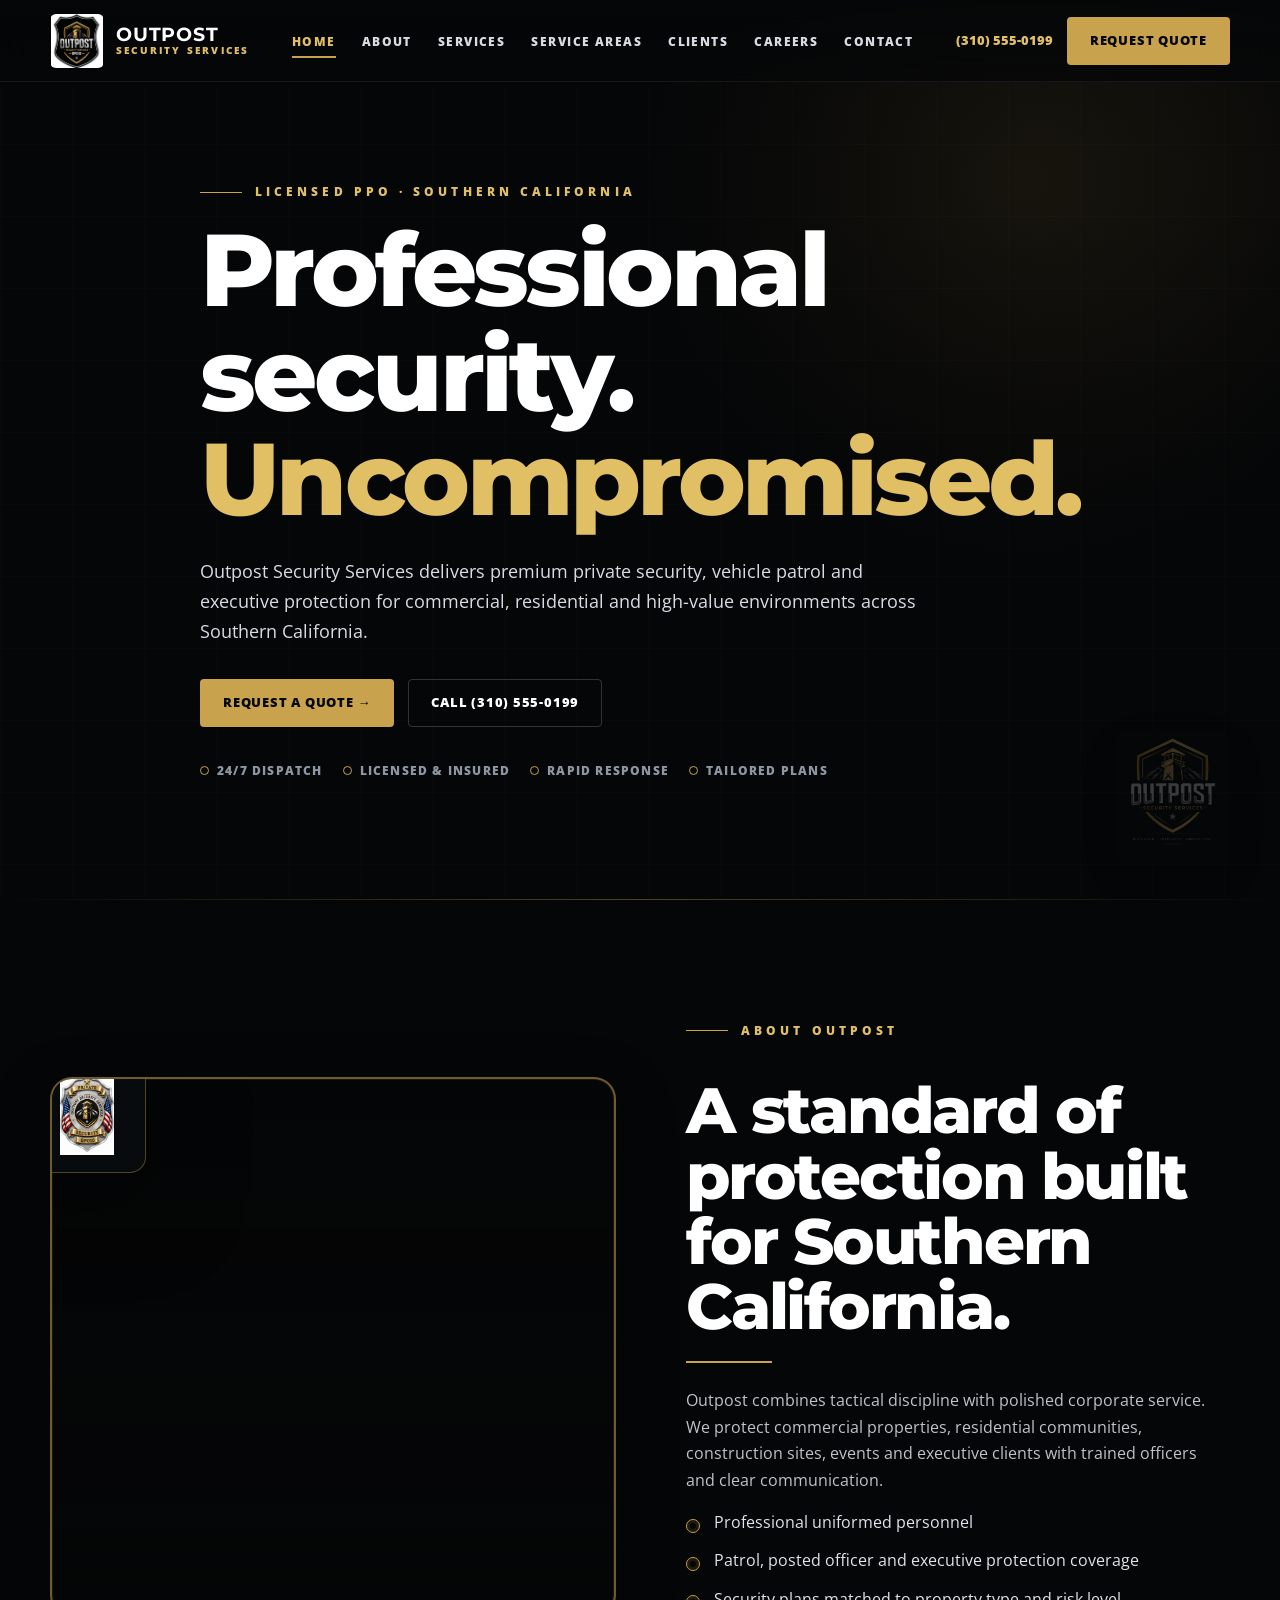
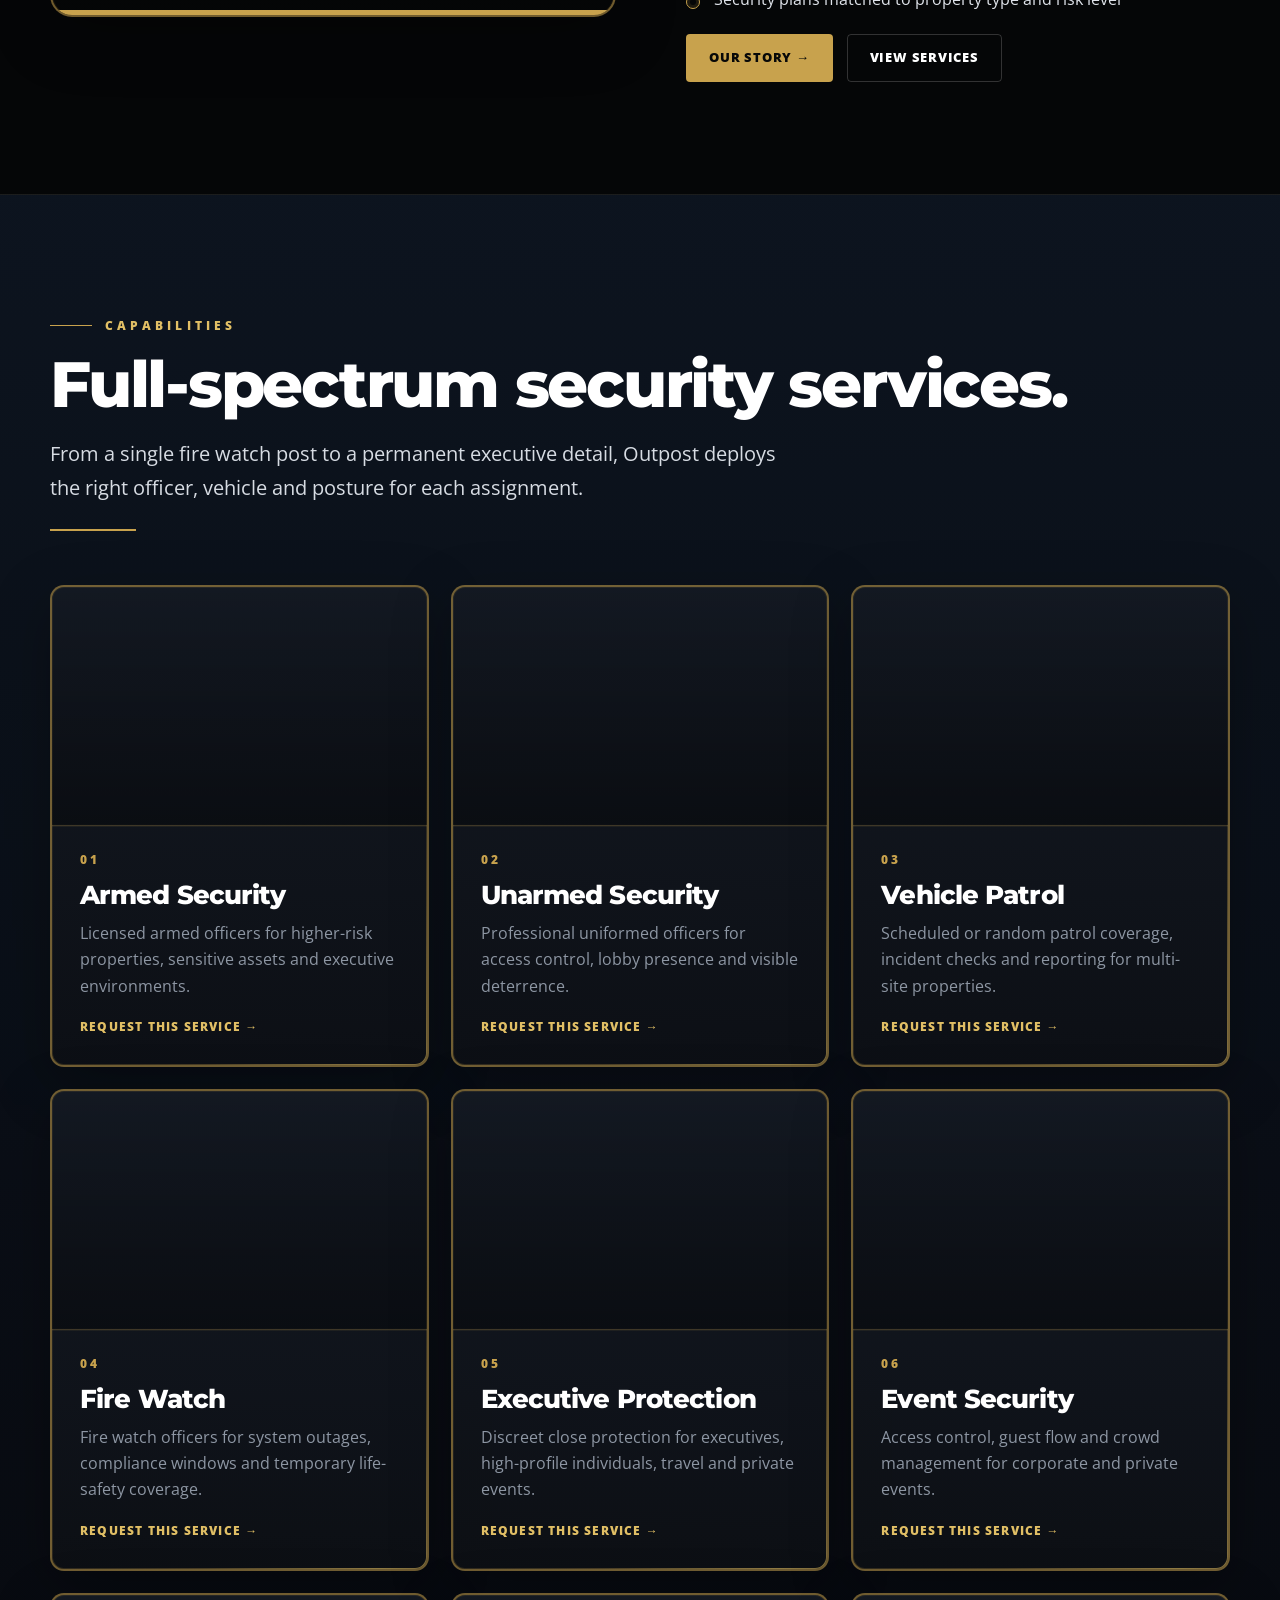
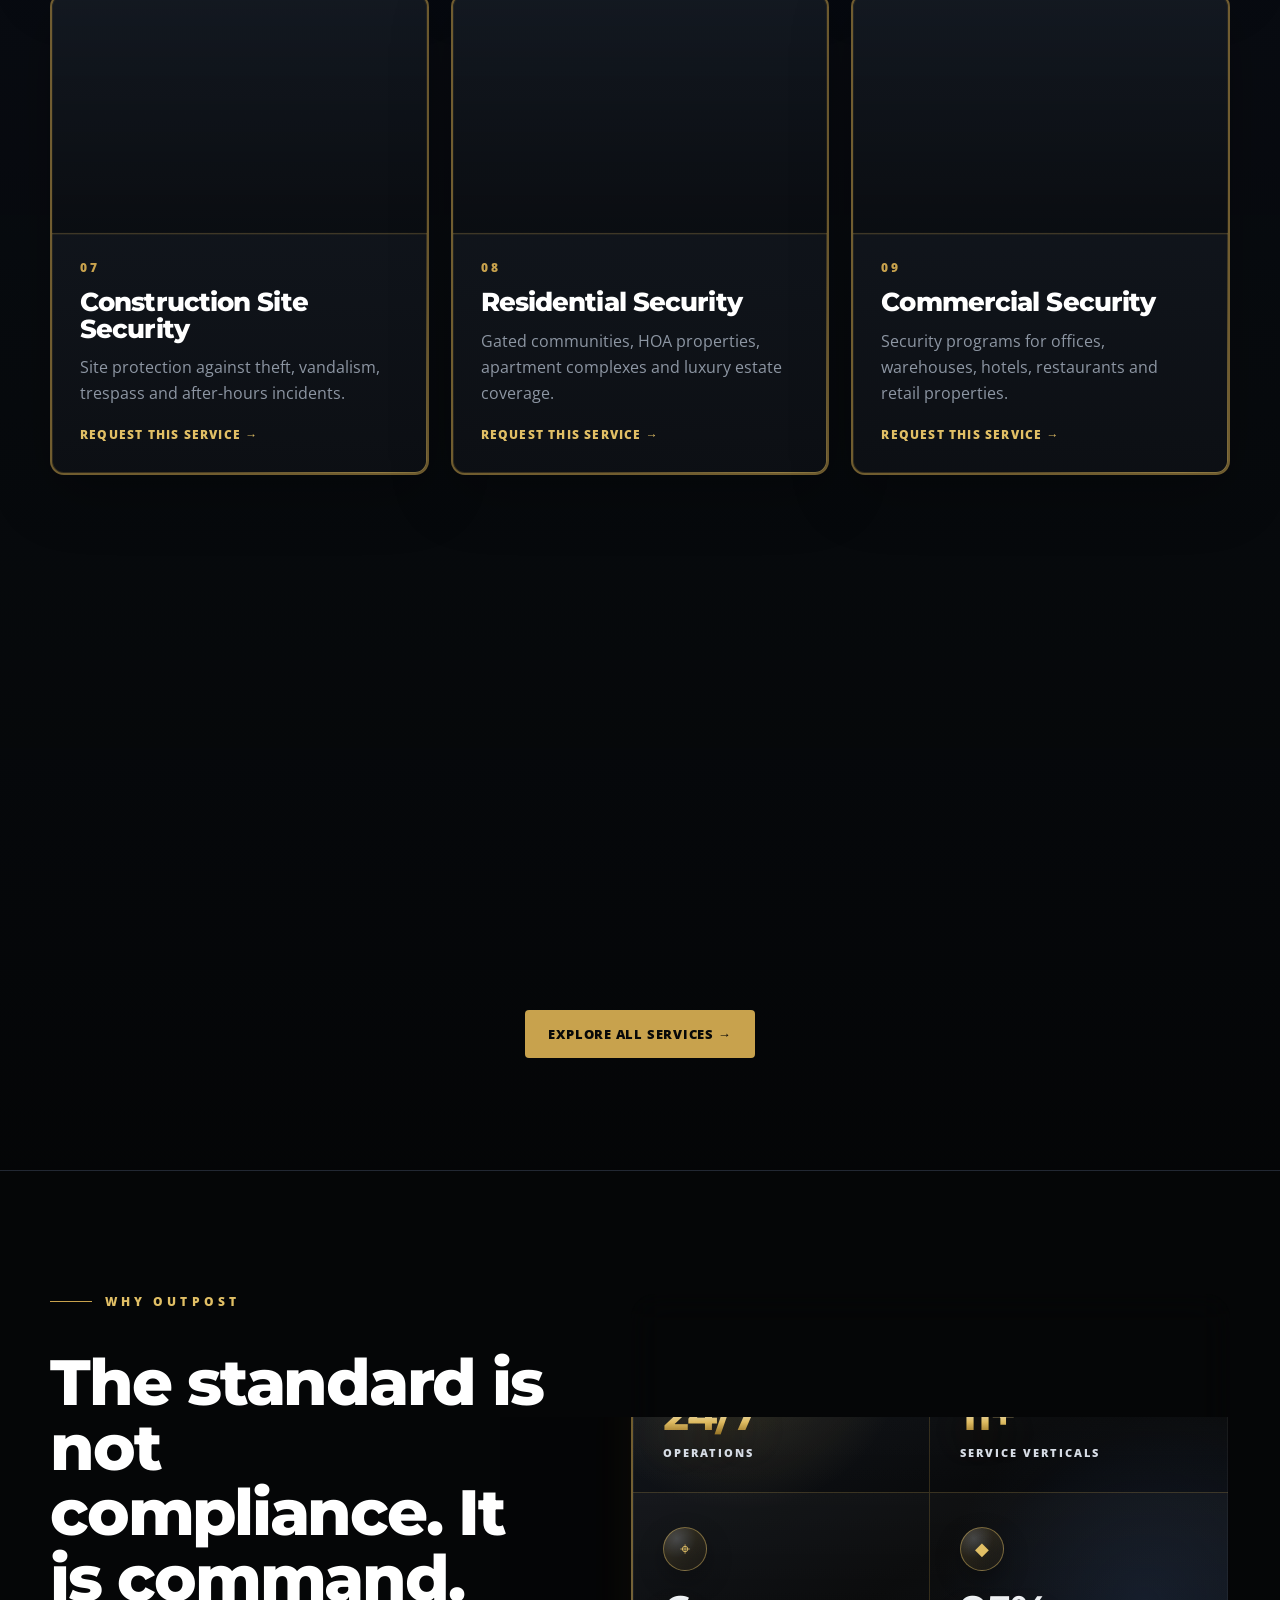
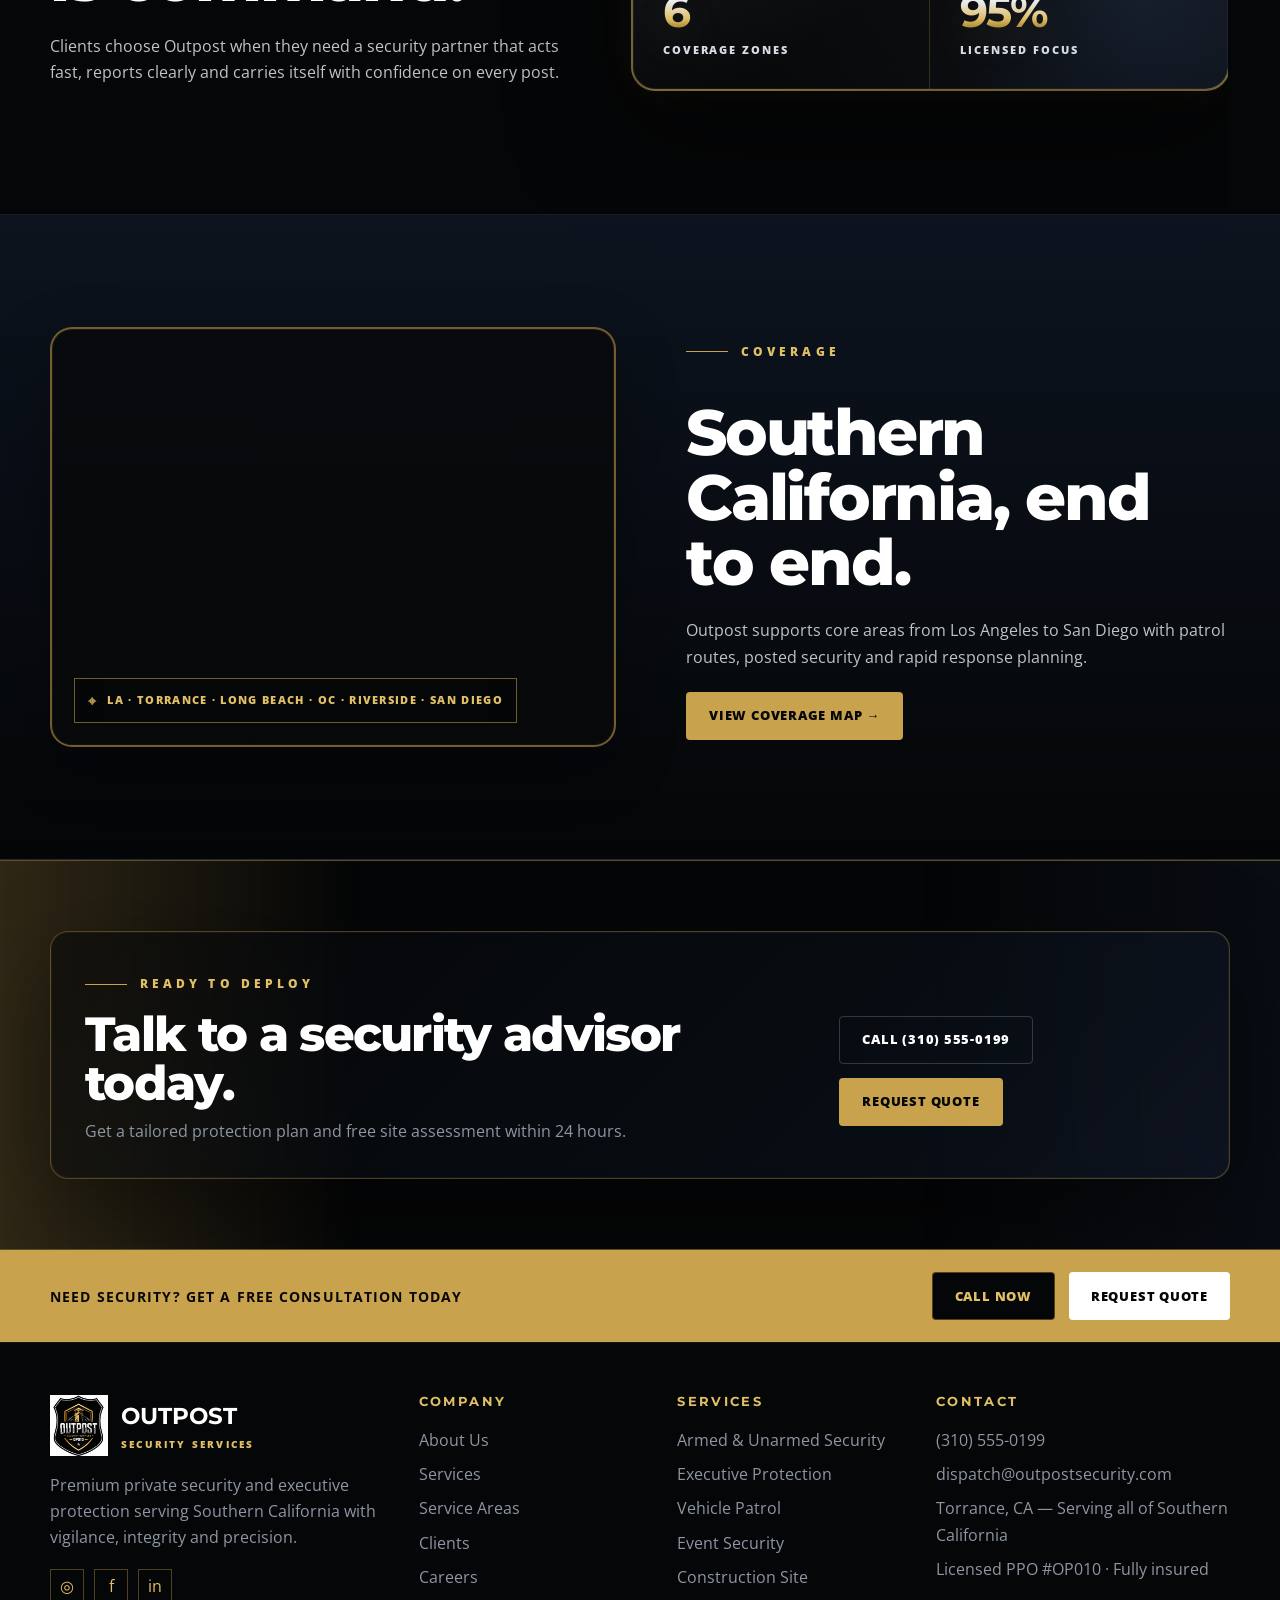
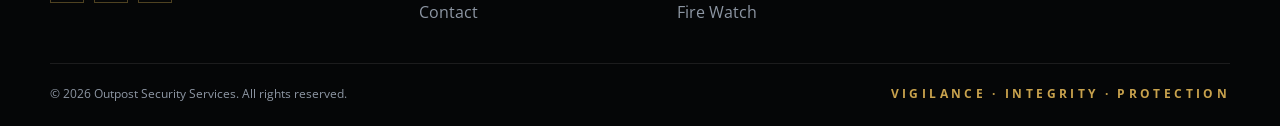
<file: index.html>
<!doctype html><html lang="en"><head><meta charset="utf-8"><meta name="viewport" content="width=device-width,initial-scale=1"><title>Outpost Security Services | Professional Security Solutions Across Southern California</title><meta name="description" content="Premium private security, patrol and executive protection services across Southern California."><link rel="preconnect" href="https://fonts.googleapis.com"><link rel="preconnect" href="https://fonts.gstatic.com" crossorigin><link href="https://fonts.googleapis.com/css2?family=Montserrat:wght@600;700;800;900&family=Open+Sans:wght@400;600;700;800&display=swap" rel="stylesheet"><link rel="icon" href="assets/images/favicon.png"><link rel="stylesheet" href="assets/css/style.css"><script type="application/ld+json">{"@context":"https://schema.org","@type":"SecurityService","name":"Outpost Security Services","areaServed":["Los Angeles","Torrance","Long Beach","Orange County","Riverside","San Diego"],"telephone":"+1-310-555-0199","url":"https://example.com"}</script></head><body><header class="site-header"><div class="container nav-wrap"><a class="brand" href="index.html"><img src="assets/images/outpost-shield.webp" alt="Outpost Security Services logo"><span class="brand-text"><strong>OUTPOST</strong><span>Security Services</span></span></a><ul class="nav-menu"><li><a class="active" href="index.html">Home</a></li><li><a class="" href="about.html">About</a></li><li><a class="" href="services.html">Services</a></li><li><a class="" href="service-areas.html">Service Areas</a></li><li><a class="" href="clients.html">Clients</a></li><li><a class="" href="careers.html">Careers</a></li><li><a class="" href="contact.html">Contact</a></li></ul><div class="header-actions"><a class="header-phone" href="tel:+13105550199">(310) 555-0199</a><a class="btn" href="contact.html">Request Quote</a></div><button class="menu-toggle" aria-label="Open menu"><span></span><span></span><span></span></button></div></header><main><section class="hero" data-slides="https://images.pexels.com/photos/30516935/pexels-photo-30516935.jpeg?auto=compress&amp;cs=tinysrgb&amp;w=1920|https://images.pexels.com/photos/30692441/pexels-photo-30692441.jpeg?auto=compress&amp;cs=tinysrgb&amp;w=1920|https://images.pexels.com/photos/14589851/pexels-photo-14589851.jpeg?auto=compress&amp;cs=tinysrgb&amp;w=1920|https://images.pexels.com/photos/35291216/pexels-photo-35291216.jpeg?auto=compress&amp;cs=tinysrgb&amp;w=1920"><img class="hero-mark" src="assets/images/outpost-logo.webp" alt=""><div class="container hero-content reveal"><span class="eyebrow">Licensed PPO · Southern California</span><h1><span class="block">Professional security.</span><span class="block gold">Uncompromised.</span></h1><p class="hero-copy">Outpost Security Services delivers premium private security, vehicle patrol and executive protection for commercial, residential and high-value environments across Southern California.</p><div class="btn-row"><a class="btn" href="contact.html">Request a Quote →</a><a class="btn ghost" href="tel:+13105550199">Call (310) 555-0199</a></div><div class="trust-strip"><span>24/7 Dispatch</span><span>Licensed & Insured</span><span>Rapid Response</span><span>Tailored Plans</span></div></div></section><section class="section"><div class="container split"><div class="photo-card reveal" style="--photo:url('https://images.pexels.com/photos/18275559/pexels-photo-18275559.jpeg?auto=compress&cs=tinysrgb&w=1920')"><div class="photo-badge"><img src="assets/images/outpost-badge.webp" alt="Outpost badge"></div></div><div class="text-stack reveal delay-1"><span class="eyebrow">About Outpost</span><h2>A standard of protection built for Southern California.</h2><div class="rule"></div><p>Outpost combines tactical discipline with polished corporate service. We protect commercial properties, residential communities, construction sites, events and executive clients with trained officers and clear communication.</p><ul class="kicker-list"><li>Professional uniformed personnel</li><li>Patrol, posted officer and executive protection coverage</li><li>Security plans matched to property type and risk level</li></ul><div class="btn-row"><a class="btn" href="about.html">Our Story →</a><a class="btn ghost" href="services.html">View Services</a></div></div></div></section><section class="section alt"><div class="container"><div class="page-intro reveal"><span class="eyebrow">Capabilities</span><h2>Full-spectrum security services.</h2><p class="lead">From a single fire watch post to a permanent executive detail, Outpost deploys the right officer, vehicle and posture for each assignment.</p><div class="rule"></div></div><div class="grid cols-3">
<article id="armed" class="card service-feature reveal"><div class="service-img" style="--photo:url('https://images.pexels.com/photos/30516935/pexels-photo-30516935.jpeg?auto=compress&cs=tinysrgb&w=1920')"></div><div class="service-body"><span class="service-number">01</span><h3>Armed Security</h3><p>Licensed armed officers for higher-risk properties, sensitive assets and executive environments.</p><a class="card-link" href="contact.html">Request this service →</a></div></article>
<article id="unarmed" class="card service-feature reveal delay-1"><div class="service-img" style="--photo:url('https://images.pexels.com/photos/19922732/pexels-photo-19922732.jpeg?auto=compress&cs=tinysrgb&w=1920')"></div><div class="service-body"><span class="service-number">02</span><h3>Unarmed Security</h3><p>Professional uniformed officers for access control, lobby presence and visible deterrence.</p><a class="card-link" href="contact.html">Request this service →</a></div></article>
<article id="patrol" class="card service-feature reveal delay-2"><div class="service-img" style="--photo:url('https://images.pexels.com/photos/18530600/pexels-photo-18530600.jpeg?auto=compress&cs=tinysrgb&w=1920')"></div><div class="service-body"><span class="service-number">03</span><h3>Vehicle Patrol</h3><p>Scheduled or random patrol coverage, incident checks and reporting for multi-site properties.</p><a class="card-link" href="contact.html">Request this service →</a></div></article>
<article id="fire" class="card service-feature reveal"><div class="service-img" style="--photo:url('https://images.pexels.com/photos/279810/pexels-photo-279810.jpeg?auto=compress&cs=tinysrgb&w=1920')"></div><div class="service-body"><span class="service-number">04</span><h3>Fire Watch</h3><p>Fire watch officers for system outages, compliance windows and temporary life-safety coverage.</p><a class="card-link" href="contact.html">Request this service →</a></div></article>
<article id="executive" class="card service-feature reveal delay-1"><div class="service-img" style="--photo:url('https://images.pexels.com/photos/5669602/pexels-photo-5669602.jpeg?auto=compress&cs=tinysrgb&w=1920')"></div><div class="service-body"><span class="service-number">05</span><h3>Executive Protection</h3><p>Discreet close protection for executives, high-profile individuals, travel and private events.</p><a class="card-link" href="contact.html">Request this service →</a></div></article>
<article id="event" class="card service-feature reveal delay-2"><div class="service-img" style="--photo:url('https://images.pexels.com/photos/2608517/pexels-photo-2608517.jpeg?auto=compress&cs=tinysrgb&w=1920')"></div><div class="service-body"><span class="service-number">06</span><h3>Event Security</h3><p>Access control, guest flow and crowd management for corporate and private events.</p><a class="card-link" href="contact.html">Request this service →</a></div></article>
<article id="construction" class="card service-feature reveal"><div class="service-img" style="--photo:url('https://images.pexels.com/photos/2219024/pexels-photo-2219024.jpeg?auto=compress&cs=tinysrgb&w=1920')"></div><div class="service-body"><span class="service-number">07</span><h3>Construction Site Security</h3><p>Site protection against theft, vandalism, trespass and after-hours incidents.</p><a class="card-link" href="contact.html">Request this service →</a></div></article>
<article id="residential" class="card service-feature reveal delay-1"><div class="service-img" style="--photo:url('https://images.pexels.com/photos/323780/pexels-photo-323780.jpeg?auto=compress&cs=tinysrgb&w=1920')"></div><div class="service-body"><span class="service-number">08</span><h3>Residential Security</h3><p>Gated communities, HOA properties, apartment complexes and luxury estate coverage.</p><a class="card-link" href="contact.html">Request this service →</a></div></article>
<article id="commercial" class="card service-feature reveal delay-2"><div class="service-img" style="--photo:url('https://images.pexels.com/photos/325185/pexels-photo-325185.jpeg?auto=compress&cs=tinysrgb&w=1920')"></div><div class="service-body"><span class="service-number">09</span><h3>Commercial Security</h3><p>Security programs for offices, warehouses, hotels, restaurants and retail properties.</p><a class="card-link" href="contact.html">Request this service →</a></div></article>
<article id="loss" class="card service-feature reveal"><div class="service-img" style="--photo:url('https://images.pexels.com/photos/5699514/pexels-photo-5699514.jpeg?auto=compress&cs=tinysrgb&w=1920')"></div><div class="service-body"><span class="service-number">10</span><h3>Loss Prevention</h3><p>Retail-focused deterrence, shrink reduction, incident documentation and customer-safe response.</p><a class="card-link" href="contact.html">Request this service →</a></div></article>
<article id="consulting" class="card service-feature reveal delay-1"><div class="service-img" style="--photo:url('https://images.pexels.com/photos/3184465/pexels-photo-3184465.jpeg?auto=compress&cs=tinysrgb&w=1920')"></div><div class="service-body"><span class="service-number">11</span><h3>Security Consulting</h3><p>Risk assessments, vulnerability audits and practical security recommendations.</p><a class="card-link" href="contact.html">Request this service →</a></div></article>
<article id="emergency" class="card service-feature reveal delay-2"><div class="service-img" style="--photo:url('https://images.pexels.com/photos/260049/pexels-photo-260049.jpeg?auto=compress&cs=tinysrgb&w=1920')"></div><div class="service-body"><span class="service-number">12</span><h3>Emergency Response</h3><p>Rapid dispatch support for urgent coverage gaps, alarms and incident response.</p><a class="card-link" href="contact.html">Request this service →</a></div></article>
</div><div class="center btn-row" style="justify-content:center"><a class="btn" href="services.html">Explore All Services →</a></div></div></section><section class="section"><div class="container"><div class="split reverse"><div class="text-stack reveal"><span class="eyebrow">Why Outpost</span><h2>The standard is not compliance. It is command.</h2><p>Clients choose Outpost when they need a security partner that acts fast, reports clearly and carries itself with confidence on every post.</p></div><div class="metric-grid reveal delay-1"><div class="metric"><strong>24/7</strong><span>Operations</span></div><div class="metric"><strong data-count="12" data-suffix="+">0</strong><span>Service verticals</span></div><div class="metric"><strong data-count="6">0</strong><span>Coverage zones</span></div><div class="metric"><strong data-count="100" data-suffix="%">0</strong><span>Licensed focus</span></div></div></div></div></section><section class="section alt"><div class="container split"><div class="photo-card short reveal" data-photo-slides="https://images.pexels.com/photos/35291208/pexels-photo-35291208.jpeg?auto=compress&cs=tinysrgb&w=1920|https://images.pexels.com/photos/356830/pexels-photo-356830.jpeg?auto=compress&cs=tinysrgb&w=1920|https://images.pexels.com/photos/342113/pexels-photo-342113.jpeg?auto=compress&cs=tinysrgb&w=1920|https://images.pexels.com/photos/208701/pexels-photo-208701.jpeg?auto=compress&cs=tinysrgb&w=1920|https://images.pexels.com/photos/323705/pexels-photo-323705.jpeg?auto=compress&cs=tinysrgb&w=1920|https://images.pexels.com/photos/466685/pexels-photo-466685.jpeg?auto=compress&cs=tinysrgb&w=1920"><span class="coverage-caption">LA · Torrance · Long Beach · OC · Riverside · San Diego</span></div><div class="text-stack reveal delay-1"><span class="eyebrow">Coverage</span><h2>Southern California, end to end.</h2><p>Outpost supports core areas from Los Angeles to San Diego with patrol routes, posted security and rapid response planning.</p><div class="btn-row"><a class="btn" href="service-areas.html">View Coverage Map →</a></div></div></div></section><section class="cta-band ready-deploy" style="--cta-photo:url('https://images.pexels.com/photos/30692441/pexels-photo-30692441.jpeg?auto=compress&cs=tinysrgb&w=1920')"><div class="container cta-inner reveal"><div><span class="eyebrow">Ready to Deploy</span><h2>Talk to a security advisor today.</h2><p>Get a tailored protection plan and free site assessment within 24 hours.</p></div><div class="btn-row"><a class="btn ghost" href="tel:+13105550199">Call (310) 555-0199</a><a class="btn" href="contact.html">Request Quote</a></div></div></section></main><section class="gold-strip"><div class="container"><strong>Need security? Get a free consultation today</strong><div class="btn-row" style="margin:0"><a class="btn dark" href="tel:+13105550199">Call Now</a><a class="btn ghost" href="contact.html">Request Quote</a></div></div></section><footer class="site-footer"><div class="container footer-main"><div class="footer-col"><div class="footer-logo"><img src="assets/images/outpost-shield.webp" alt="Outpost shield mark"><div><strong>OUTPOST</strong><span>Security Services</span></div></div><p>Premium private security and executive protection serving Southern California with vigilance, integrity and precision.</p><div class="socials"><a href="#" aria-label="Instagram">◎</a><a href="#" aria-label="Facebook">f</a><a href="#" aria-label="LinkedIn">in</a></div></div><div class="footer-col"><h4>Company</h4><ul><li><a href="about.html">About Us</a></li><li><a href="services.html">Services</a></li><li><a href="service-areas.html">Service Areas</a></li><li><a href="clients.html">Clients</a></li><li><a href="careers.html">Careers</a></li><li><a href="contact.html">Contact</a></li></ul></div><div class="footer-col"><h4>Services</h4><ul><li><a href="services.html#armed">Armed & Unarmed Security</a></li><li><a href="services.html#executive">Executive Protection</a></li><li><a href="services.html#patrol">Vehicle Patrol</a></li><li><a href="services.html#event">Event Security</a></li><li><a href="services.html#construction">Construction Site</a></li><li><a href="services.html#fire">Fire Watch</a></li></ul></div><div class="footer-col"><h4>Contact</h4><ul><li><a href="tel:+13105550199">(310) 555-0199</a></li><li><a href="mailto:dispatch@outpostsecurity.com">dispatch@outpostsecurity.com</a></li><li>Torrance, CA — Serving all of Southern California</li><li>Licensed PPO #OP010 · Fully insured</li></ul></div></div><div class="container footer-bottom"><span>© 2026 Outpost Security Services. All rights reserved.</span><strong>Vigilance · Integrity · Protection</strong></div></footer><div class="mobile-cta"><a class="btn dark" href="tel:+13105550199">Call Now</a><a class="btn" href="contact.html">Request Quote</a></div><script src="assets/js/main.js"></script></body></html>
</file>
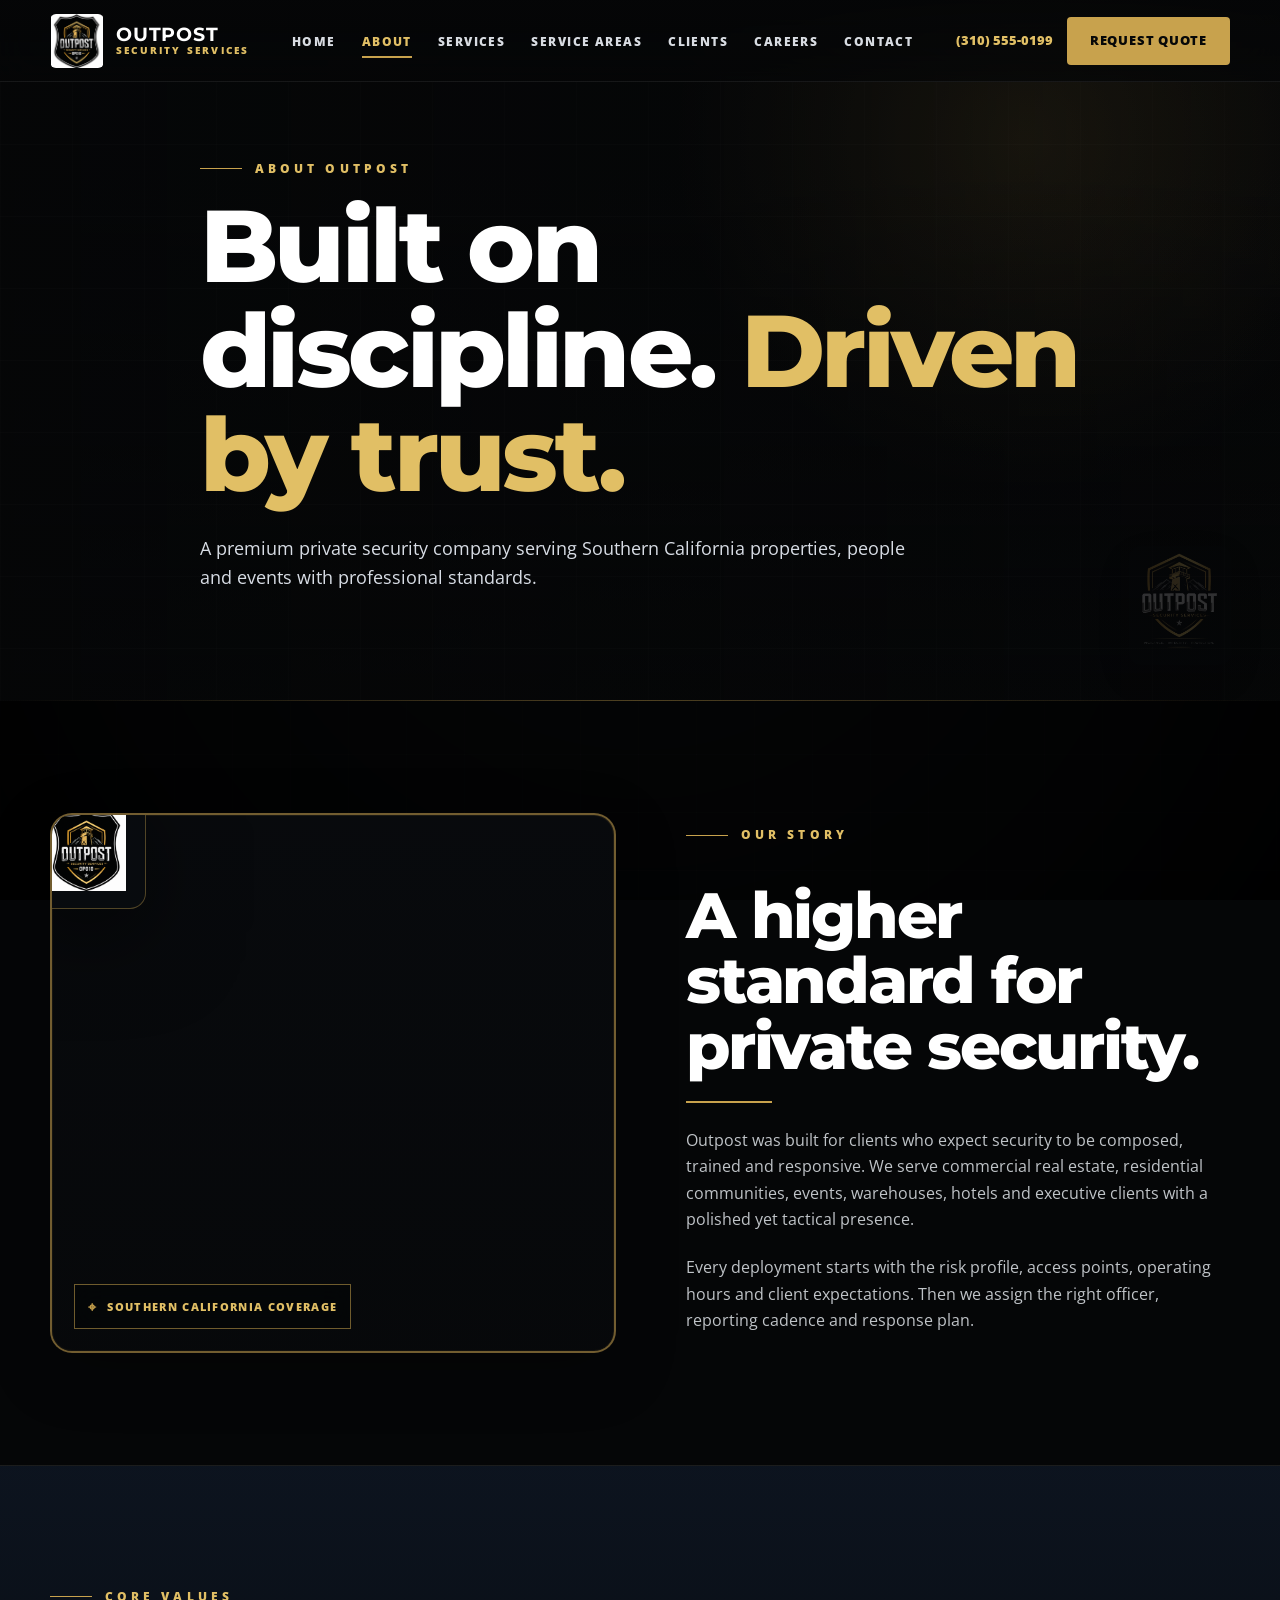
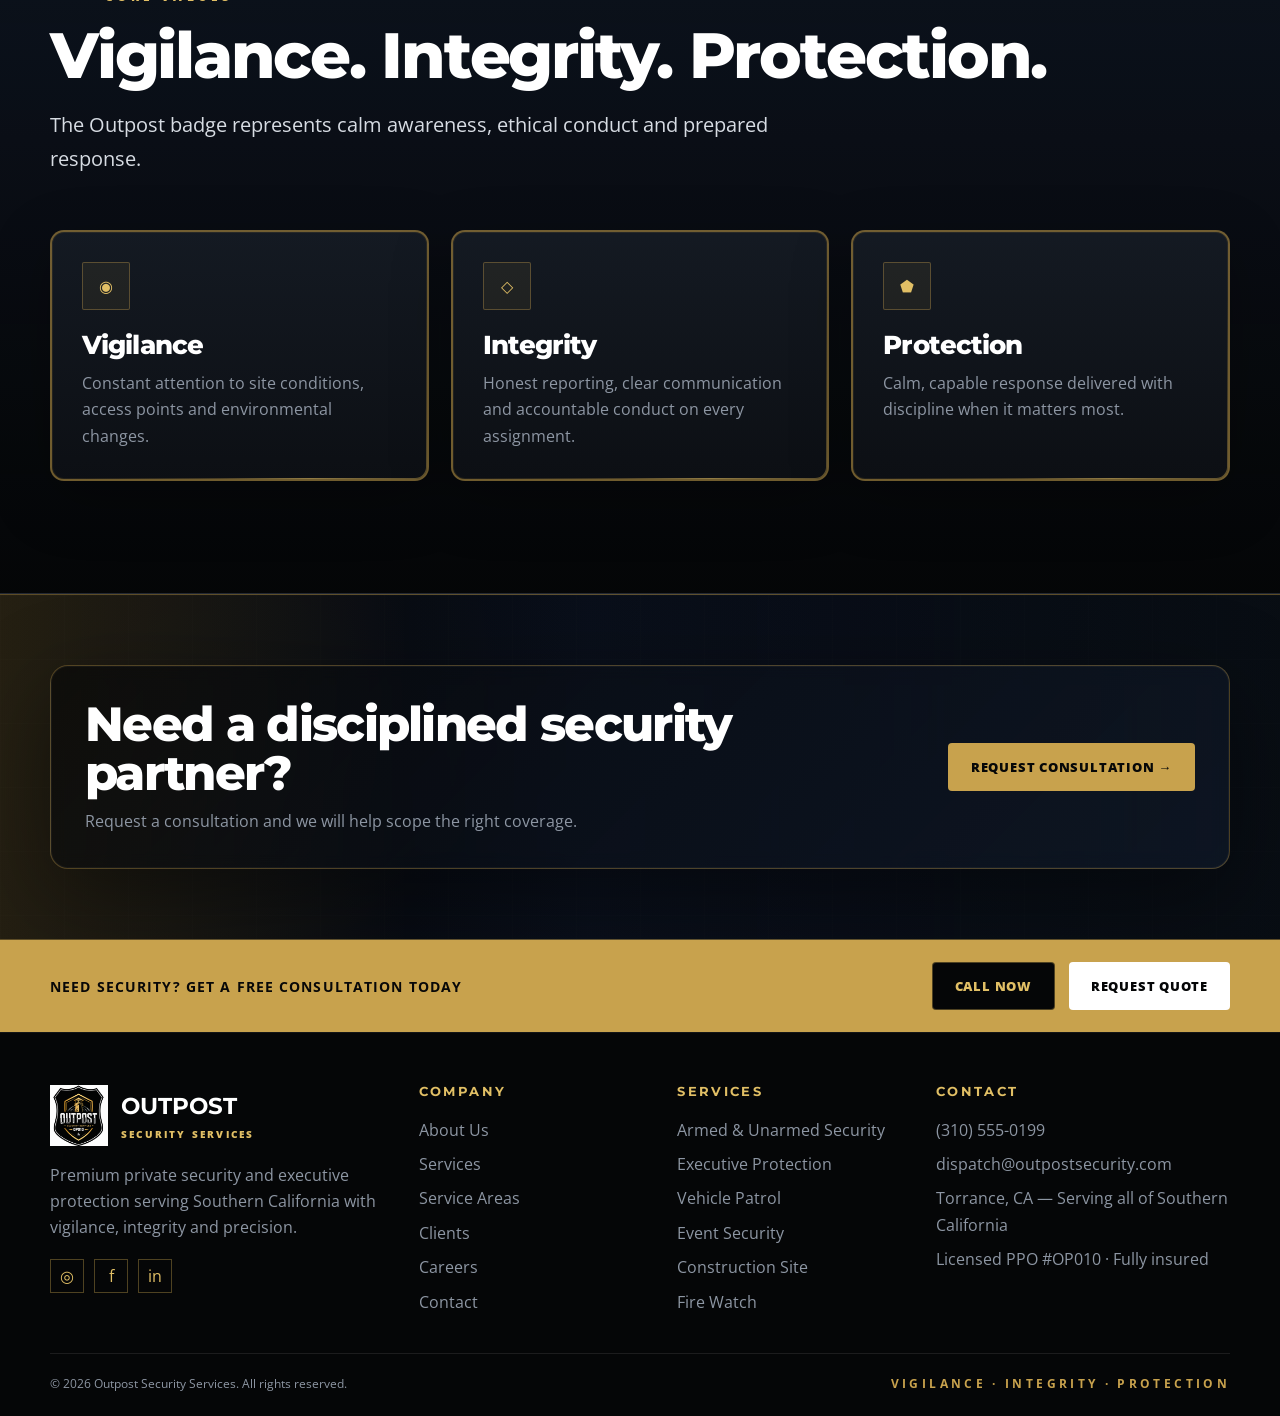
<file: about.html>
<!doctype html><html lang="en"><head><meta charset="utf-8"><meta name="viewport" content="width=device-width,initial-scale=1"><title>About Outpost Security Services | Premium Private Security Company</title><meta name="description" content="Learn about Outpost Security Services, a premium tactical corporate security company serving Southern California."><link rel="preconnect" href="https://fonts.googleapis.com"><link rel="preconnect" href="https://fonts.gstatic.com" crossorigin><link href="https://fonts.googleapis.com/css2?family=Montserrat:wght@600;700;800;900&family=Open+Sans:wght@400;600;700;800&display=swap" rel="stylesheet"><link rel="icon" href="assets/images/favicon.png"><link rel="stylesheet" href="assets/css/style.css"><script type="application/ld+json">{"@context":"https://schema.org","@type":"SecurityService","name":"Outpost Security Services","areaServed":["Los Angeles","Torrance","Long Beach","Orange County","Riverside","San Diego"],"telephone":"+1-310-555-0199","url":"https://example.com"}</script></head><body><header class="site-header"><div class="container nav-wrap"><a class="brand" href="index.html"><img src="assets/images/outpost-shield.webp" alt="Outpost Security Services logo"><span class="brand-text"><strong>OUTPOST</strong><span>Security Services</span></span></a><ul class="nav-menu"><li><a class="" href="index.html">Home</a></li><li><a class="active" href="about.html">About</a></li><li><a class="" href="services.html">Services</a></li><li><a class="" href="service-areas.html">Service Areas</a></li><li><a class="" href="clients.html">Clients</a></li><li><a class="" href="careers.html">Careers</a></li><li><a class="" href="contact.html">Contact</a></li></ul><div class="header-actions"><a class="header-phone" href="tel:+13105550199">(310) 555-0199</a><a class="btn" href="contact.html">Request Quote</a></div><button class="menu-toggle" aria-label="Open menu"><span></span><span></span><span></span></button></div></header><main><section class="hero small" data-slides="https://images.pexels.com/photos/18275559/pexels-photo-18275559.jpeg?auto=compress&amp;cs=tinysrgb&amp;w=1920|https://images.pexels.com/photos/19922732/pexels-photo-19922732.jpeg?auto=compress&amp;cs=tinysrgb&amp;w=1920|https://images.pexels.com/photos/22812019/pexels-photo-22812019.jpeg?auto=compress&amp;cs=tinysrgb&amp;w=1920"><img class="hero-mark" src="assets/images/outpost-logo.webp" alt=""><div class="container hero-content reveal"><span class="eyebrow">About Outpost</span><h1>Built on discipline. <span class="gold">Driven by trust.</span></h1><p class="hero-copy">A premium private security company serving Southern California properties, people and events with professional standards.</p></div></section><section class="section"><div class="container split"><div class="photo-card reveal" data-photo-slides="https://images.pexels.com/photos/19922732/pexels-photo-19922732.jpeg?auto=compress&cs=tinysrgb&w=1920|https://images.pexels.com/photos/18275559/pexels-photo-18275559.jpeg?auto=compress&cs=tinysrgb&w=1920|https://images.pexels.com/photos/22812019/pexels-photo-22812019.jpeg?auto=compress&cs=tinysrgb&w=1920|https://images.pexels.com/photos/30481728/pexels-photo-30481728.jpeg?auto=compress&cs=tinysrgb&w=1920"><div class="photo-badge"><img src="assets/images/outpost-shield.webp" alt="Outpost shield"></div></div><div class="text-stack reveal delay-1"><span class="eyebrow">Our Story</span><h2>A higher standard for private security.</h2><div class="rule"></div><p>Outpost was built for clients who expect security to be composed, trained and responsive. We serve commercial real estate, residential communities, events, warehouses, hotels and executive clients with a polished yet tactical presence.</p><p>Every deployment starts with the risk profile, access points, operating hours and client expectations. Then we assign the right officer, reporting cadence and response plan.</p></div></div></section><section class="section alt"><div class="container"><div class="page-intro reveal"><span class="eyebrow">Core Values</span><h2>Vigilance. Integrity. Protection.</h2><p class="lead">The Outpost badge represents calm awareness, ethical conduct and prepared response.</p></div><div class="grid cols-3"><div class="card reveal"><div class="icon">◉</div><h3>Vigilance</h3><p>Constant attention to site conditions, access points and environmental changes.</p></div><div class="card reveal delay-1"><div class="icon">◇</div><h3>Integrity</h3><p>Honest reporting, clear communication and accountable conduct on every assignment.</p></div><div class="card reveal delay-2"><div class="icon">⬟</div><h3>Protection</h3><p>Calm, capable response delivered with discipline when it matters most.</p></div></div></div></section><section class="cta-band"><div class="container cta-inner reveal"><div><h2>Need a disciplined security partner?</h2><p>Request a consultation and we will help scope the right coverage.</p></div><a class="btn" href="contact.html">Request Consultation →</a></div></section></main><section class="gold-strip"><div class="container"><strong>Need security? Get a free consultation today</strong><div class="btn-row" style="margin:0"><a class="btn dark" href="tel:+13105550199">Call Now</a><a class="btn ghost" href="contact.html">Request Quote</a></div></div></section><footer class="site-footer"><div class="container footer-main"><div class="footer-col"><div class="footer-logo"><img src="assets/images/outpost-shield.webp" alt="Outpost shield mark"><div><strong>OUTPOST</strong><span>Security Services</span></div></div><p>Premium private security and executive protection serving Southern California with vigilance, integrity and precision.</p><div class="socials"><a href="#" aria-label="Instagram">◎</a><a href="#" aria-label="Facebook">f</a><a href="#" aria-label="LinkedIn">in</a></div></div><div class="footer-col"><h4>Company</h4><ul><li><a href="about.html">About Us</a></li><li><a href="services.html">Services</a></li><li><a href="service-areas.html">Service Areas</a></li><li><a href="clients.html">Clients</a></li><li><a href="careers.html">Careers</a></li><li><a href="contact.html">Contact</a></li></ul></div><div class="footer-col"><h4>Services</h4><ul><li><a href="services.html#armed">Armed & Unarmed Security</a></li><li><a href="services.html#executive">Executive Protection</a></li><li><a href="services.html#patrol">Vehicle Patrol</a></li><li><a href="services.html#event">Event Security</a></li><li><a href="services.html#construction">Construction Site</a></li><li><a href="services.html#fire">Fire Watch</a></li></ul></div><div class="footer-col"><h4>Contact</h4><ul><li><a href="tel:+13105550199">(310) 555-0199</a></li><li><a href="mailto:dispatch@outpostsecurity.com">dispatch@outpostsecurity.com</a></li><li>Torrance, CA — Serving all of Southern California</li><li>Licensed PPO #OP010 · Fully insured</li></ul></div></div><div class="container footer-bottom"><span>© 2026 Outpost Security Services. All rights reserved.</span><strong>Vigilance · Integrity · Protection</strong></div></footer><div class="mobile-cta"><a class="btn dark" href="tel:+13105550199">Call Now</a><a class="btn" href="contact.html">Request Quote</a></div><script src="assets/js/main.js"></script></body></html>
</file>
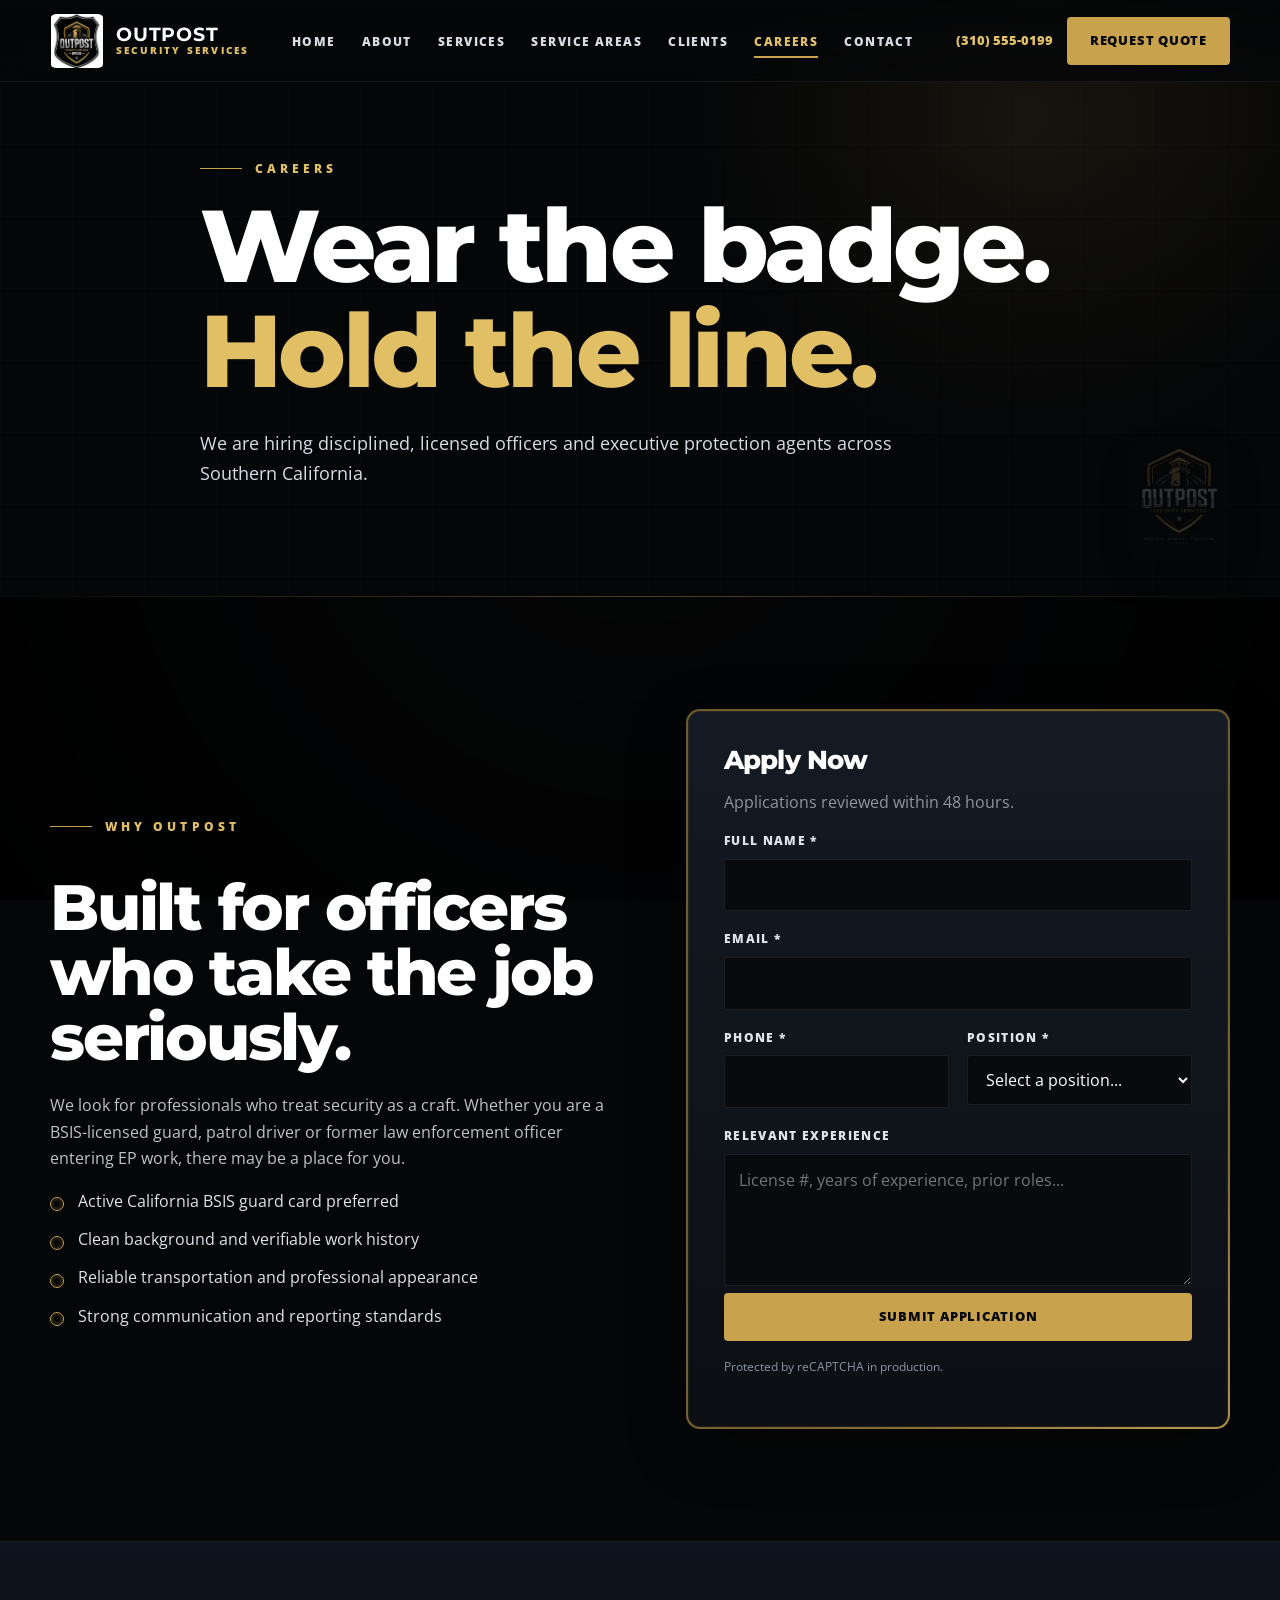
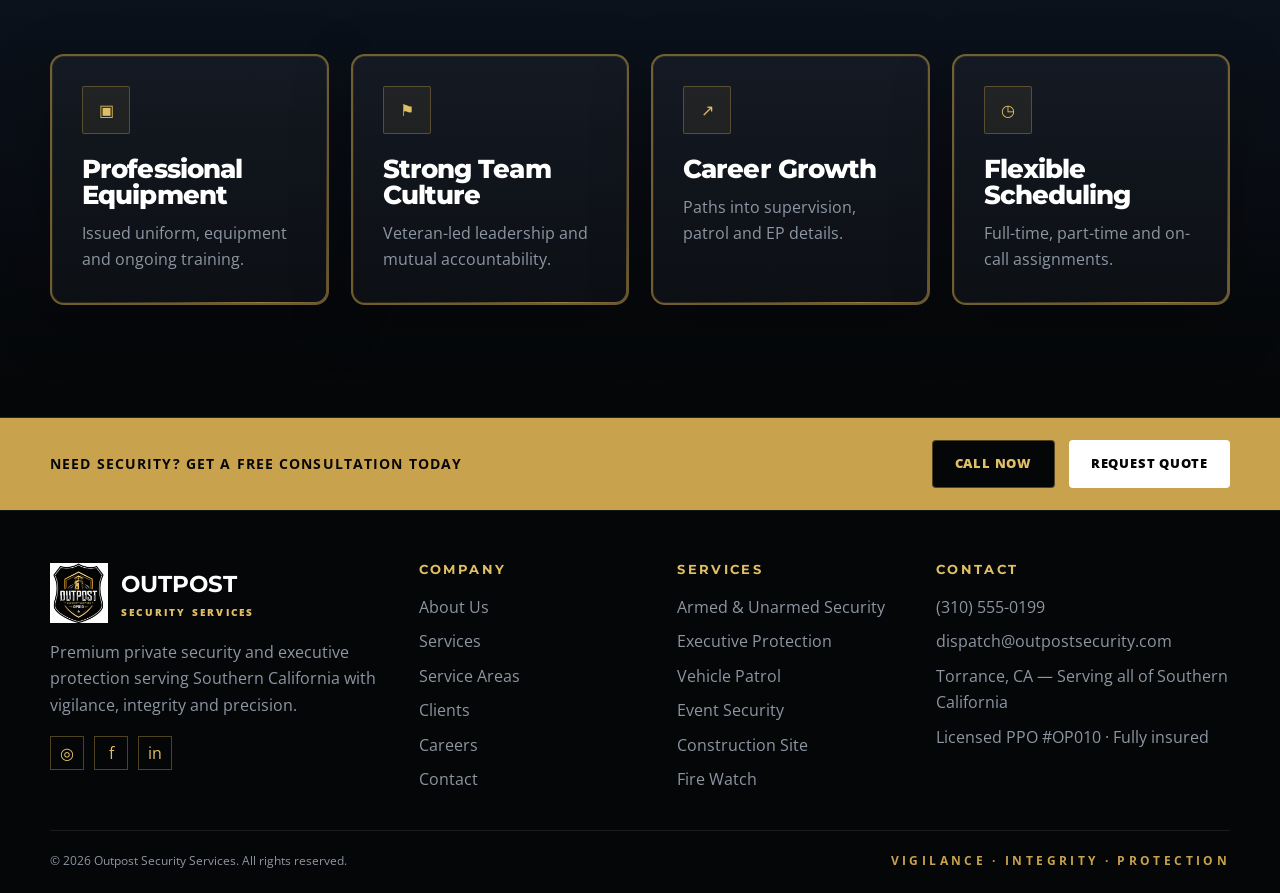
<file: careers.html>
<!doctype html><html lang="en"><head><meta charset="utf-8"><meta name="viewport" content="width=device-width,initial-scale=1"><title>Security Careers | Join Outpost Security Services</title><meta name="description" content="Apply for security officer, patrol and executive protection positions with Outpost Security Services."><link rel="preconnect" href="https://fonts.googleapis.com"><link rel="preconnect" href="https://fonts.gstatic.com" crossorigin><link href="https://fonts.googleapis.com/css2?family=Montserrat:wght@600;700;800;900&family=Open+Sans:wght@400;600;700;800&display=swap" rel="stylesheet"><link rel="icon" href="assets/images/favicon.png"><link rel="stylesheet" href="assets/css/style.css"><script type="application/ld+json">{"@context":"https://schema.org","@type":"SecurityService","name":"Outpost Security Services","areaServed":["Los Angeles","Torrance","Long Beach","Orange County","Riverside","San Diego"],"telephone":"+1-310-555-0199","url":"https://example.com"}</script></head><body><header class="site-header"><div class="container nav-wrap"><a class="brand" href="index.html"><img src="assets/images/outpost-shield.webp" alt="Outpost Security Services logo"><span class="brand-text"><strong>OUTPOST</strong><span>Security Services</span></span></a><ul class="nav-menu"><li><a class="" href="index.html">Home</a></li><li><a class="" href="about.html">About</a></li><li><a class="" href="services.html">Services</a></li><li><a class="" href="service-areas.html">Service Areas</a></li><li><a class="" href="clients.html">Clients</a></li><li><a class="active" href="careers.html">Careers</a></li><li><a class="" href="contact.html">Contact</a></li></ul><div class="header-actions"><a class="header-phone" href="tel:+13105550199">(310) 555-0199</a><a class="btn" href="contact.html">Request Quote</a></div><button class="menu-toggle" aria-label="Open menu"><span></span><span></span><span></span></button></div></header><main><section class="hero small" data-slides="https://images.pexels.com/photos/30516935/pexels-photo-30516935.jpeg?auto=compress&amp;cs=tinysrgb&amp;w=1920|https://images.pexels.com/photos/34585117/pexels-photo-34585117.jpeg?auto=compress&amp;cs=tinysrgb&amp;w=1920|https://images.pexels.com/photos/15482700/pexels-photo-15482700.jpeg?auto=compress&amp;cs=tinysrgb&amp;w=1920"><img class="hero-mark" src="assets/images/outpost-logo.webp" alt=""><div class="container hero-content reveal"><span class="eyebrow">Careers</span><h1>Wear the badge. <span class="gold">Hold the line.</span></h1><p class="hero-copy">We are hiring disciplined, licensed officers and executive protection agents across Southern California.</p></div></section><section class="section"><div class="container split"><div class="text-stack reveal"><span class="eyebrow">Why Outpost</span><h2>Built for officers who take the job seriously.</h2><p>We look for professionals who treat security as a craft. Whether you are a BSIS-licensed guard, patrol driver or former law enforcement officer entering EP work, there may be a place for you.</p><ul class="kicker-list"><li>Active California BSIS guard card preferred</li><li>Clean background and verifiable work history</li><li>Reliable transportation and professional appearance</li><li>Strong communication and reporting standards</li></ul></div><form class="quote-card reveal delay-1" data-form><h3>Apply Now</h3><p class="muted">Applications reviewed within 48 hours.</p><div class="form-grid"><div class="form-group full"><label>Full Name *</label><input required></div><div class="form-group full"><label>Email *</label><input type="email" required></div><div class="form-group"><label>Phone *</label><input required></div><div class="form-group"><label>Position *</label><select required><option value="">Select a position...</option><option>Unarmed Officer</option><option>Armed Officer</option><option>Patrol Officer</option><option>Executive Protection Agent</option></select></div><div class="form-group full"><label>Relevant Experience</label><textarea placeholder="License #, years of experience, prior roles..."></textarea></div></div><button class="btn full" type="submit">Submit Application</button><p class="form-note">Protected by reCAPTCHA in production.</p><div class="form-message"></div></form></div></section><section class="section alt"><div class="container grid cols-4"><div class="card reveal"><div class="icon">▣</div><h3>Professional Equipment</h3><p>Issued uniform, equipment and ongoing training.</p></div><div class="card reveal delay-1"><div class="icon">⚑</div><h3>Strong Team Culture</h3><p>Veteran-led leadership and mutual accountability.</p></div><div class="card reveal delay-2"><div class="icon">↗</div><h3>Career Growth</h3><p>Paths into supervision, patrol and EP details.</p></div><div class="card reveal delay-3"><div class="icon">◷</div><h3>Flexible Scheduling</h3><p>Full-time, part-time and on-call assignments.</p></div></div></section></main><section class="gold-strip"><div class="container"><strong>Need security? Get a free consultation today</strong><div class="btn-row" style="margin:0"><a class="btn dark" href="tel:+13105550199">Call Now</a><a class="btn ghost" href="contact.html">Request Quote</a></div></div></section><footer class="site-footer"><div class="container footer-main"><div class="footer-col"><div class="footer-logo"><img src="assets/images/outpost-shield.webp" alt="Outpost shield mark"><div><strong>OUTPOST</strong><span>Security Services</span></div></div><p>Premium private security and executive protection serving Southern California with vigilance, integrity and precision.</p><div class="socials"><a href="#" aria-label="Instagram">◎</a><a href="#" aria-label="Facebook">f</a><a href="#" aria-label="LinkedIn">in</a></div></div><div class="footer-col"><h4>Company</h4><ul><li><a href="about.html">About Us</a></li><li><a href="services.html">Services</a></li><li><a href="service-areas.html">Service Areas</a></li><li><a href="clients.html">Clients</a></li><li><a href="careers.html">Careers</a></li><li><a href="contact.html">Contact</a></li></ul></div><div class="footer-col"><h4>Services</h4><ul><li><a href="services.html#armed">Armed & Unarmed Security</a></li><li><a href="services.html#executive">Executive Protection</a></li><li><a href="services.html#patrol">Vehicle Patrol</a></li><li><a href="services.html#event">Event Security</a></li><li><a href="services.html#construction">Construction Site</a></li><li><a href="services.html#fire">Fire Watch</a></li></ul></div><div class="footer-col"><h4>Contact</h4><ul><li><a href="tel:+13105550199">(310) 555-0199</a></li><li><a href="mailto:dispatch@outpostsecurity.com">dispatch@outpostsecurity.com</a></li><li>Torrance, CA — Serving all of Southern California</li><li>Licensed PPO #OP010 · Fully insured</li></ul></div></div><div class="container footer-bottom"><span>© 2026 Outpost Security Services. All rights reserved.</span><strong>Vigilance · Integrity · Protection</strong></div></footer><div class="mobile-cta"><a class="btn dark" href="tel:+13105550199">Call Now</a><a class="btn" href="contact.html">Request Quote</a></div><script src="assets/js/main.js"></script></body></html>
</file>
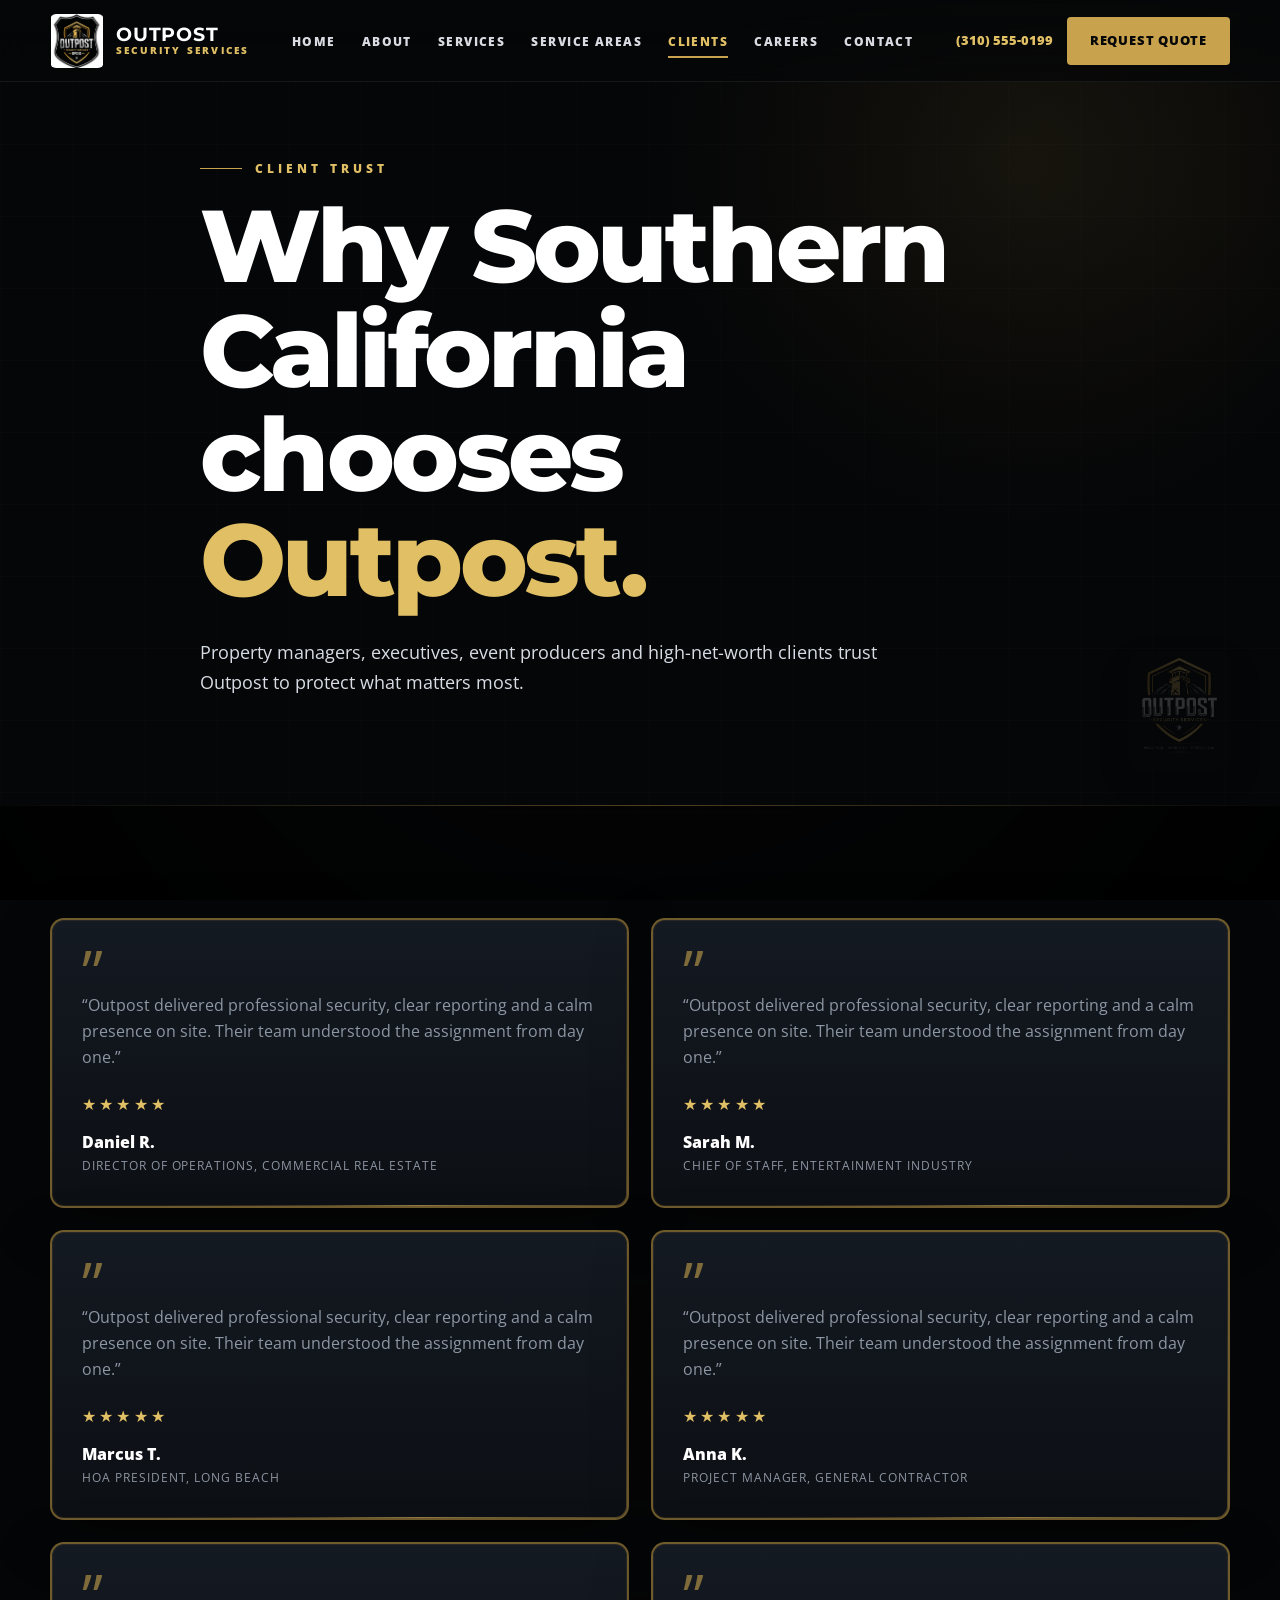
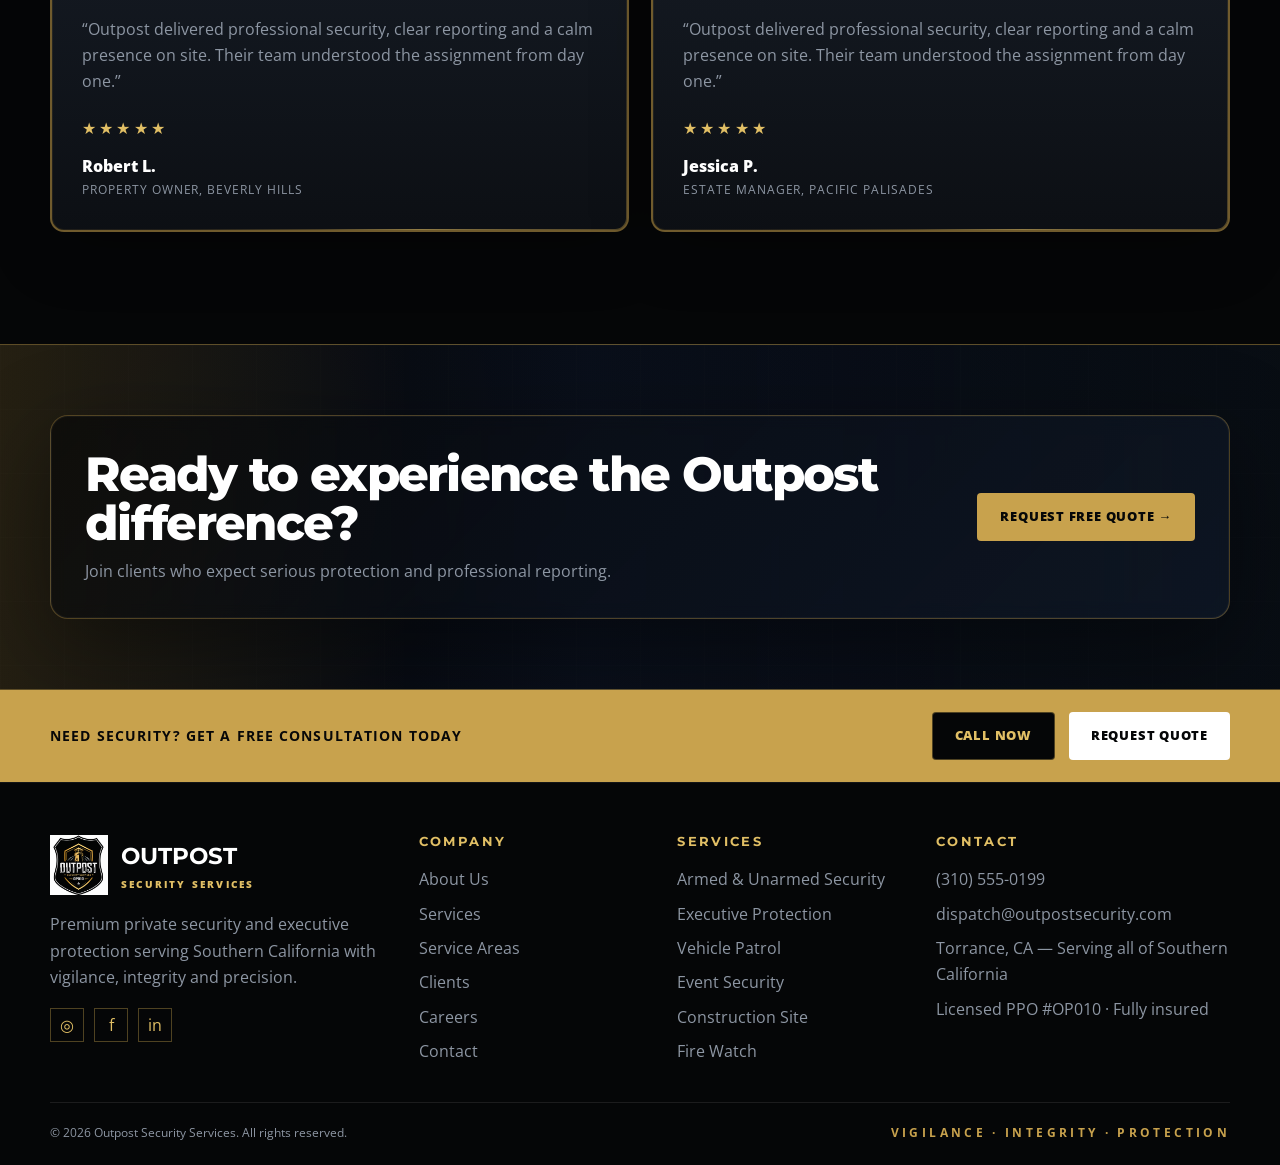
<file: clients.html>
<!doctype html><html lang="en"><head><meta charset="utf-8"><meta name="viewport" content="width=device-width,initial-scale=1"><title>Client Testimonials | Outpost Security Services</title><meta name="description" content="See why property managers, executives and businesses choose Outpost Security Services."><link rel="preconnect" href="https://fonts.googleapis.com"><link rel="preconnect" href="https://fonts.gstatic.com" crossorigin><link href="https://fonts.googleapis.com/css2?family=Montserrat:wght@600;700;800;900&family=Open+Sans:wght@400;600;700;800&display=swap" rel="stylesheet"><link rel="icon" href="assets/images/favicon.png"><link rel="stylesheet" href="assets/css/style.css"><script type="application/ld+json">{"@context":"https://schema.org","@type":"SecurityService","name":"Outpost Security Services","areaServed":["Los Angeles","Torrance","Long Beach","Orange County","Riverside","San Diego"],"telephone":"+1-310-555-0199","url":"https://example.com"}</script></head><body><header class="site-header"><div class="container nav-wrap"><a class="brand" href="index.html"><img src="assets/images/outpost-shield.webp" alt="Outpost Security Services logo"><span class="brand-text"><strong>OUTPOST</strong><span>Security Services</span></span></a><ul class="nav-menu"><li><a class="" href="index.html">Home</a></li><li><a class="" href="about.html">About</a></li><li><a class="" href="services.html">Services</a></li><li><a class="" href="service-areas.html">Service Areas</a></li><li><a class="active" href="clients.html">Clients</a></li><li><a class="" href="careers.html">Careers</a></li><li><a class="" href="contact.html">Contact</a></li></ul><div class="header-actions"><a class="header-phone" href="tel:+13105550199">(310) 555-0199</a><a class="btn" href="contact.html">Request Quote</a></div><button class="menu-toggle" aria-label="Open menu"><span></span><span></span><span></span></button></div></header><main><section class="hero small" data-slides="https://images.pexels.com/photos/35188667/pexels-photo-35188667.jpeg?auto=compress&amp;cs=tinysrgb&amp;w=1920|https://images.pexels.com/photos/18275559/pexels-photo-18275559.jpeg?auto=compress&amp;cs=tinysrgb&amp;w=1920|https://images.pexels.com/photos/30692441/pexels-photo-30692441.jpeg?auto=compress&amp;cs=tinysrgb&amp;w=1920"><img class="hero-mark" src="assets/images/outpost-logo.webp" alt=""><div class="container hero-content reveal"><span class="eyebrow">Client Trust</span><h1>Why Southern California chooses <span class="gold">Outpost.</span></h1><p class="hero-copy">Property managers, executives, event producers and high-net-worth clients trust Outpost to protect what matters most.</p></div></section><section class="section"><div class="container grid cols-2"><article class="card testimonial reveal delay-0"><div><div class="quote-mark">”</div><p>“Outpost delivered professional security, clear reporting and a calm presence on site. Their team understood the assignment from day one.”</p><div class="stars">★★★★★</div></div><div><div class="client-name">Daniel R.</div><div class="client-role">Director of Operations, Commercial Real Estate</div></div></article><article class="card testimonial reveal delay-1"><div><div class="quote-mark">”</div><p>“Outpost delivered professional security, clear reporting and a calm presence on site. Their team understood the assignment from day one.”</p><div class="stars">★★★★★</div></div><div><div class="client-name">Sarah M.</div><div class="client-role">Chief of Staff, Entertainment Industry</div></div></article><article class="card testimonial reveal delay-2"><div><div class="quote-mark">”</div><p>“Outpost delivered professional security, clear reporting and a calm presence on site. Their team understood the assignment from day one.”</p><div class="stars">★★★★★</div></div><div><div class="client-name">Marcus T.</div><div class="client-role">HOA President, Long Beach</div></div></article><article class="card testimonial reveal delay-0"><div><div class="quote-mark">”</div><p>“Outpost delivered professional security, clear reporting and a calm presence on site. Their team understood the assignment from day one.”</p><div class="stars">★★★★★</div></div><div><div class="client-name">Anna K.</div><div class="client-role">Project Manager, General Contractor</div></div></article><article class="card testimonial reveal delay-1"><div><div class="quote-mark">”</div><p>“Outpost delivered professional security, clear reporting and a calm presence on site. Their team understood the assignment from day one.”</p><div class="stars">★★★★★</div></div><div><div class="client-name">Robert L.</div><div class="client-role">Property Owner, Beverly Hills</div></div></article><article class="card testimonial reveal delay-2"><div><div class="quote-mark">”</div><p>“Outpost delivered professional security, clear reporting and a calm presence on site. Their team understood the assignment from day one.”</p><div class="stars">★★★★★</div></div><div><div class="client-name">Jessica P.</div><div class="client-role">Estate Manager, Pacific Palisades</div></div></article></div></section><section class="cta-band"><div class="container cta-inner reveal"><div><h2>Ready to experience the Outpost difference?</h2><p>Join clients who expect serious protection and professional reporting.</p></div><a class="btn" href="contact.html">Request Free Quote →</a></div></section></main><section class="gold-strip"><div class="container"><strong>Need security? Get a free consultation today</strong><div class="btn-row" style="margin:0"><a class="btn dark" href="tel:+13105550199">Call Now</a><a class="btn ghost" href="contact.html">Request Quote</a></div></div></section><footer class="site-footer"><div class="container footer-main"><div class="footer-col"><div class="footer-logo"><img src="assets/images/outpost-shield.webp" alt="Outpost shield mark"><div><strong>OUTPOST</strong><span>Security Services</span></div></div><p>Premium private security and executive protection serving Southern California with vigilance, integrity and precision.</p><div class="socials"><a href="#" aria-label="Instagram">◎</a><a href="#" aria-label="Facebook">f</a><a href="#" aria-label="LinkedIn">in</a></div></div><div class="footer-col"><h4>Company</h4><ul><li><a href="about.html">About Us</a></li><li><a href="services.html">Services</a></li><li><a href="service-areas.html">Service Areas</a></li><li><a href="clients.html">Clients</a></li><li><a href="careers.html">Careers</a></li><li><a href="contact.html">Contact</a></li></ul></div><div class="footer-col"><h4>Services</h4><ul><li><a href="services.html#armed">Armed & Unarmed Security</a></li><li><a href="services.html#executive">Executive Protection</a></li><li><a href="services.html#patrol">Vehicle Patrol</a></li><li><a href="services.html#event">Event Security</a></li><li><a href="services.html#construction">Construction Site</a></li><li><a href="services.html#fire">Fire Watch</a></li></ul></div><div class="footer-col"><h4>Contact</h4><ul><li><a href="tel:+13105550199">(310) 555-0199</a></li><li><a href="mailto:dispatch@outpostsecurity.com">dispatch@outpostsecurity.com</a></li><li>Torrance, CA — Serving all of Southern California</li><li>Licensed PPO #OP010 · Fully insured</li></ul></div></div><div class="container footer-bottom"><span>© 2026 Outpost Security Services. All rights reserved.</span><strong>Vigilance · Integrity · Protection</strong></div></footer><div class="mobile-cta"><a class="btn dark" href="tel:+13105550199">Call Now</a><a class="btn" href="contact.html">Request Quote</a></div><script src="assets/js/main.js"></script></body></html>
</file>
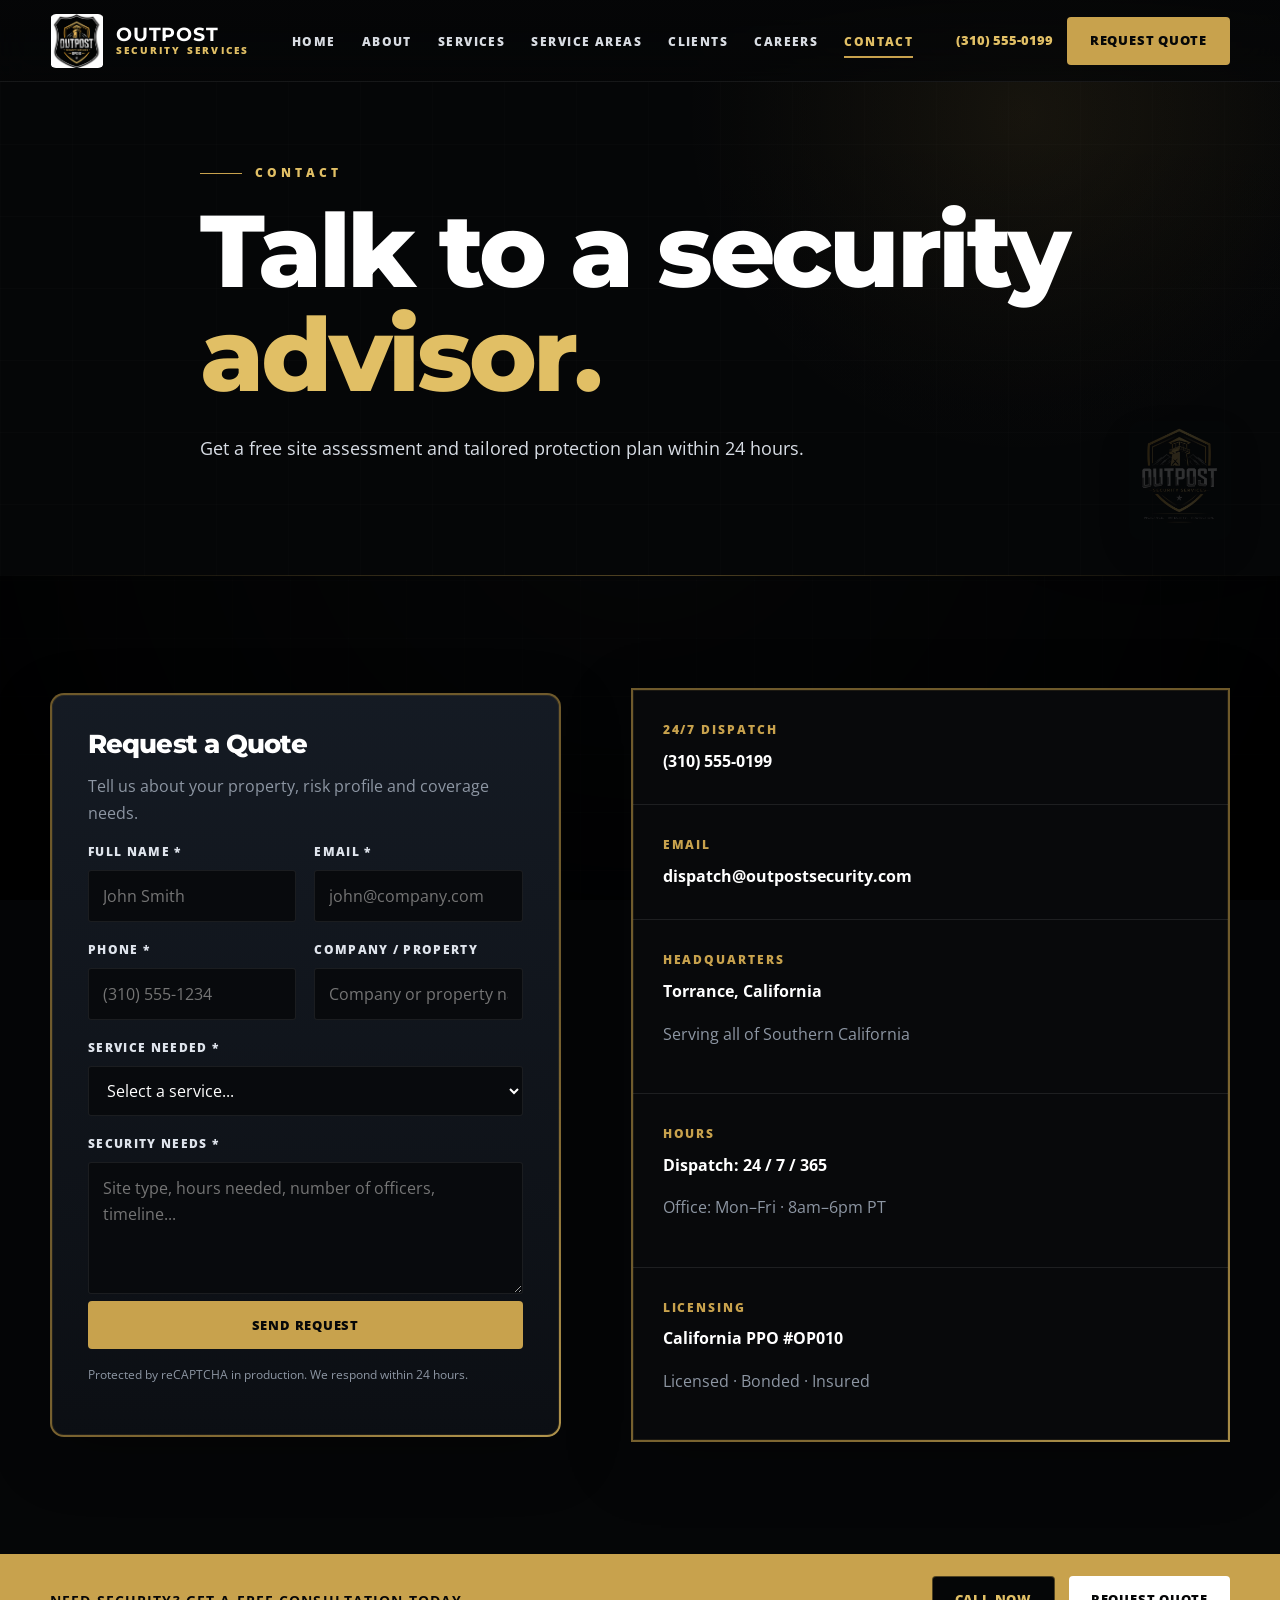
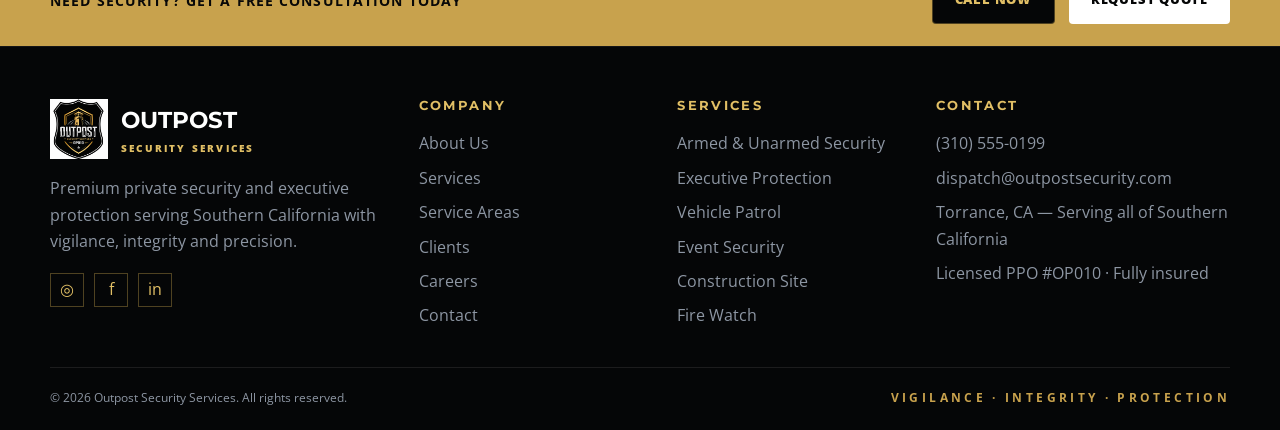
<file: contact.html>
<!doctype html><html lang="en"><head><meta charset="utf-8"><meta name="viewport" content="width=device-width,initial-scale=1"><title>Contact Outpost Security Services | Request a Security Quote</title><meta name="description" content="Request a security consultation, call dispatch or submit a quote request to Outpost Security Services."><link rel="preconnect" href="https://fonts.googleapis.com"><link rel="preconnect" href="https://fonts.gstatic.com" crossorigin><link href="https://fonts.googleapis.com/css2?family=Montserrat:wght@600;700;800;900&family=Open+Sans:wght@400;600;700;800&display=swap" rel="stylesheet"><link rel="icon" href="assets/images/favicon.png"><link rel="stylesheet" href="assets/css/style.css"><script type="application/ld+json">{"@context":"https://schema.org","@type":"SecurityService","name":"Outpost Security Services","areaServed":["Los Angeles","Torrance","Long Beach","Orange County","Riverside","San Diego"],"telephone":"+1-310-555-0199","url":"https://example.com"}</script></head><body><header class="site-header"><div class="container nav-wrap"><a class="brand" href="index.html"><img src="assets/images/outpost-shield.webp" alt="Outpost Security Services logo"><span class="brand-text"><strong>OUTPOST</strong><span>Security Services</span></span></a><ul class="nav-menu"><li><a class="" href="index.html">Home</a></li><li><a class="" href="about.html">About</a></li><li><a class="" href="services.html">Services</a></li><li><a class="" href="service-areas.html">Service Areas</a></li><li><a class="" href="clients.html">Clients</a></li><li><a class="" href="careers.html">Careers</a></li><li><a class="active" href="contact.html">Contact</a></li></ul><div class="header-actions"><a class="header-phone" href="tel:+13105550199">(310) 555-0199</a><a class="btn" href="contact.html">Request Quote</a></div><button class="menu-toggle" aria-label="Open menu"><span></span><span></span><span></span></button></div></header><main><section class="hero small" data-slides="https://images.pexels.com/photos/30692441/pexels-photo-30692441.jpeg?auto=compress&amp;cs=tinysrgb&amp;w=1920|https://images.pexels.com/photos/30481728/pexels-photo-30481728.jpeg?auto=compress&amp;cs=tinysrgb&amp;w=1920|https://images.pexels.com/photos/14589851/pexels-photo-14589851.jpeg?auto=compress&amp;cs=tinysrgb&amp;w=1920"><img class="hero-mark" src="assets/images/outpost-logo.webp" alt=""><div class="container hero-content reveal"><span class="eyebrow">Contact</span><h1>Talk to a security <span class="gold">advisor.</span></h1><p class="hero-copy">Get a free site assessment and tailored protection plan within 24 hours.</p></div></section><section class="section"><div class="container split reverse"><div><form class="quote-card reveal" data-form><h3>Request a Quote</h3><p class="muted">Tell us about your property, risk profile and coverage needs.</p><div class="form-grid"><div class="form-group"><label>Full Name *</label><input required placeholder="John Smith"></div><div class="form-group"><label>Email *</label><input type="email" required placeholder="john@company.com"></div><div class="form-group"><label>Phone *</label><input required placeholder="(310) 555-1234"></div><div class="form-group"><label>Company / Property</label><input placeholder="Company or property name"></div><div class="form-group full"><label>Service Needed *</label><select required><option value="">Select a service...</option><option>Armed Security</option><option>Unarmed Security</option><option>Vehicle Patrol</option><option>Fire Watch</option><option>Executive Protection</option><option>Event Security</option><option>Construction Site Security</option><option>Residential Security</option><option>Commercial Security</option><option>Security Consulting</option></select></div><div class="form-group full"><label>Security Needs *</label><textarea required placeholder="Site type, hours needed, number of officers, timeline..."></textarea></div></div><button class="btn full" type="submit">Send Request</button><p class="form-note">Protected by reCAPTCHA in production. We respond within 24 hours.</p><div class="form-message"></div></form></div><aside class="contact-panel reveal delay-1"><div class="contact-row"><span>24/7 Dispatch</span><strong><a href="tel:+13105550199">(310) 555-0199</a></strong></div><div class="contact-row"><span>Email</span><strong><a href="mailto:dispatch@outpostsecurity.com">dispatch@outpostsecurity.com</a></strong></div><div class="contact-row"><span>Headquarters</span><strong>Torrance, California</strong><p class="muted">Serving all of Southern California</p></div><div class="contact-row"><span>Hours</span><strong>Dispatch: 24 / 7 / 365</strong><p class="muted">Office: Mon–Fri · 8am–6pm PT</p></div><div class="contact-row"><span>Licensing</span><strong>California PPO #OP010</strong><p class="muted">Licensed · Bonded · Insured</p></div></aside></div></section></main><section class="gold-strip"><div class="container"><strong>Need security? Get a free consultation today</strong><div class="btn-row" style="margin:0"><a class="btn dark" href="tel:+13105550199">Call Now</a><a class="btn ghost" href="contact.html">Request Quote</a></div></div></section><footer class="site-footer"><div class="container footer-main"><div class="footer-col"><div class="footer-logo"><img src="assets/images/outpost-shield.webp" alt="Outpost shield mark"><div><strong>OUTPOST</strong><span>Security Services</span></div></div><p>Premium private security and executive protection serving Southern California with vigilance, integrity and precision.</p><div class="socials"><a href="#" aria-label="Instagram">◎</a><a href="#" aria-label="Facebook">f</a><a href="#" aria-label="LinkedIn">in</a></div></div><div class="footer-col"><h4>Company</h4><ul><li><a href="about.html">About Us</a></li><li><a href="services.html">Services</a></li><li><a href="service-areas.html">Service Areas</a></li><li><a href="clients.html">Clients</a></li><li><a href="careers.html">Careers</a></li><li><a href="contact.html">Contact</a></li></ul></div><div class="footer-col"><h4>Services</h4><ul><li><a href="services.html#armed">Armed & Unarmed Security</a></li><li><a href="services.html#executive">Executive Protection</a></li><li><a href="services.html#patrol">Vehicle Patrol</a></li><li><a href="services.html#event">Event Security</a></li><li><a href="services.html#construction">Construction Site</a></li><li><a href="services.html#fire">Fire Watch</a></li></ul></div><div class="footer-col"><h4>Contact</h4><ul><li><a href="tel:+13105550199">(310) 555-0199</a></li><li><a href="mailto:dispatch@outpostsecurity.com">dispatch@outpostsecurity.com</a></li><li>Torrance, CA — Serving all of Southern California</li><li>Licensed PPO #OP010 · Fully insured</li></ul></div></div><div class="container footer-bottom"><span>© 2026 Outpost Security Services. All rights reserved.</span><strong>Vigilance · Integrity · Protection</strong></div></footer><div class="mobile-cta"><a class="btn dark" href="tel:+13105550199">Call Now</a><a class="btn" href="contact.html">Request Quote</a></div><script src="assets/js/main.js"></script></body></html>
</file>
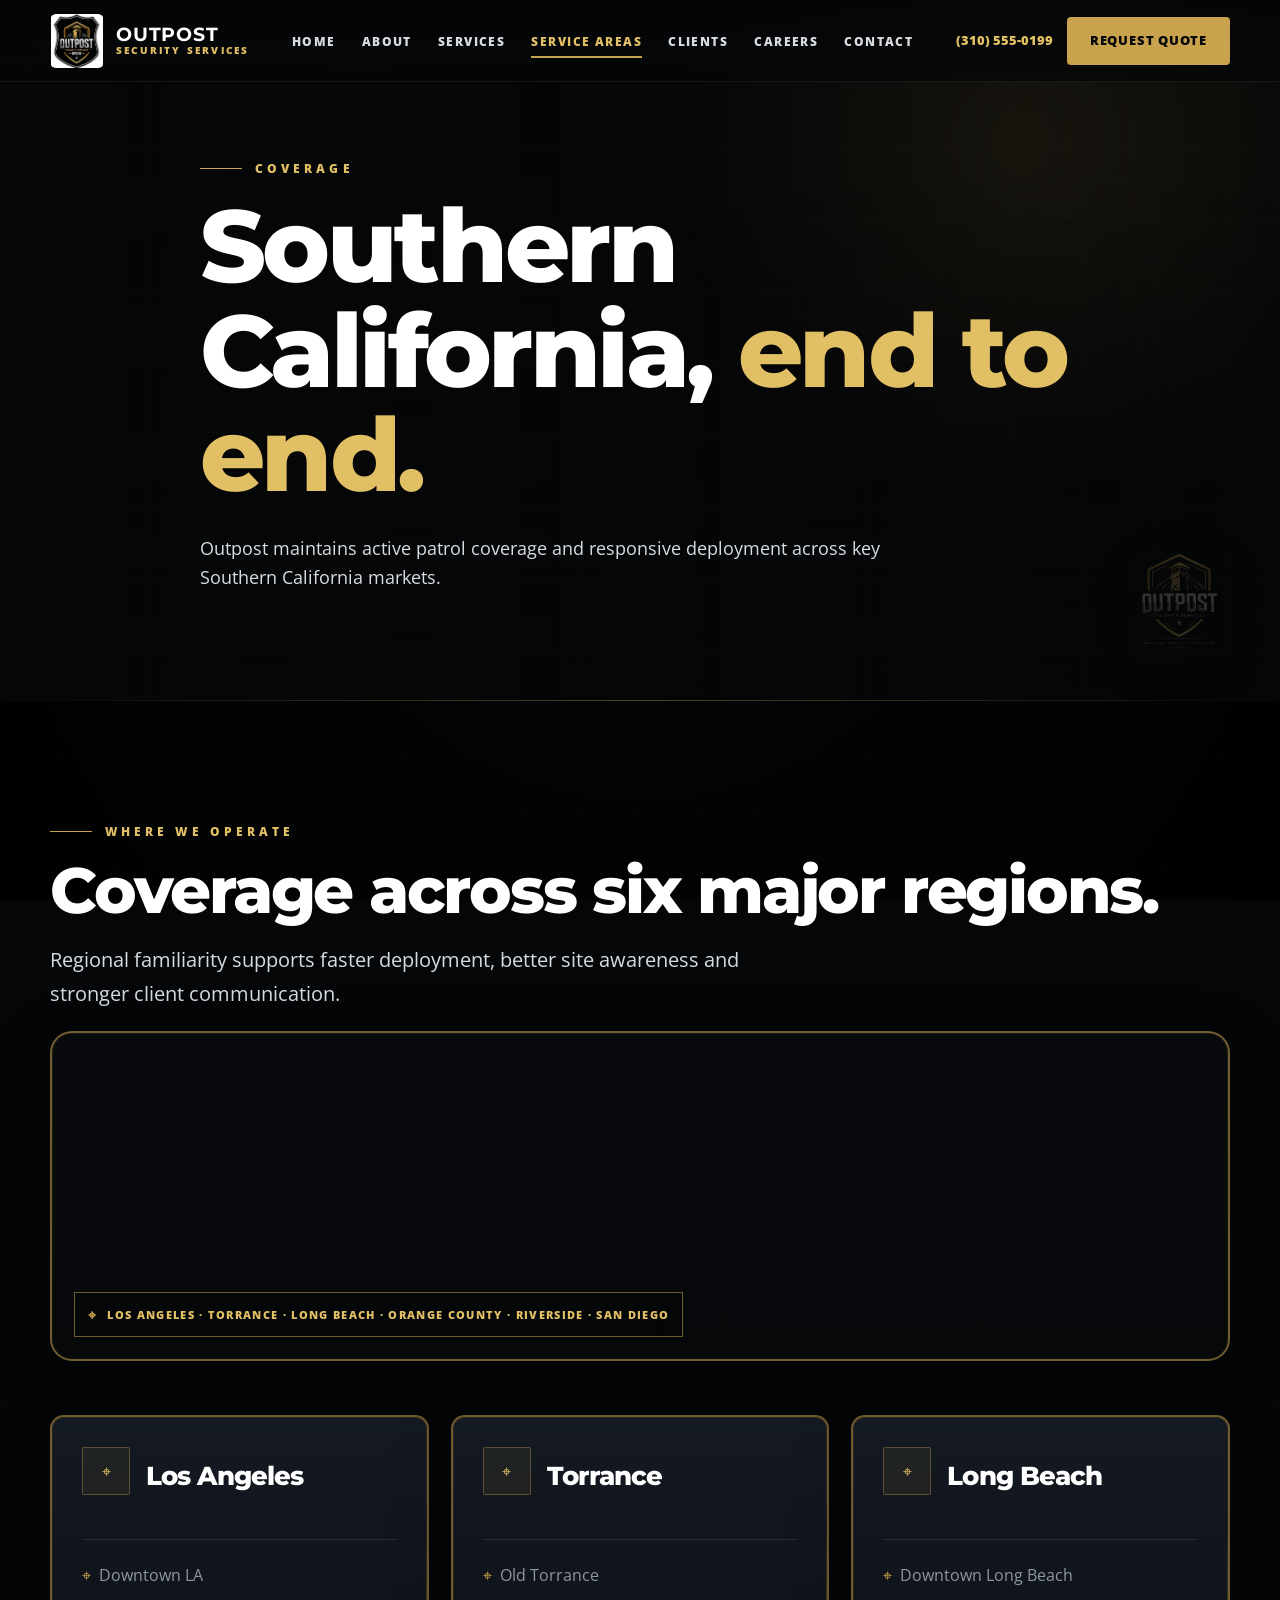
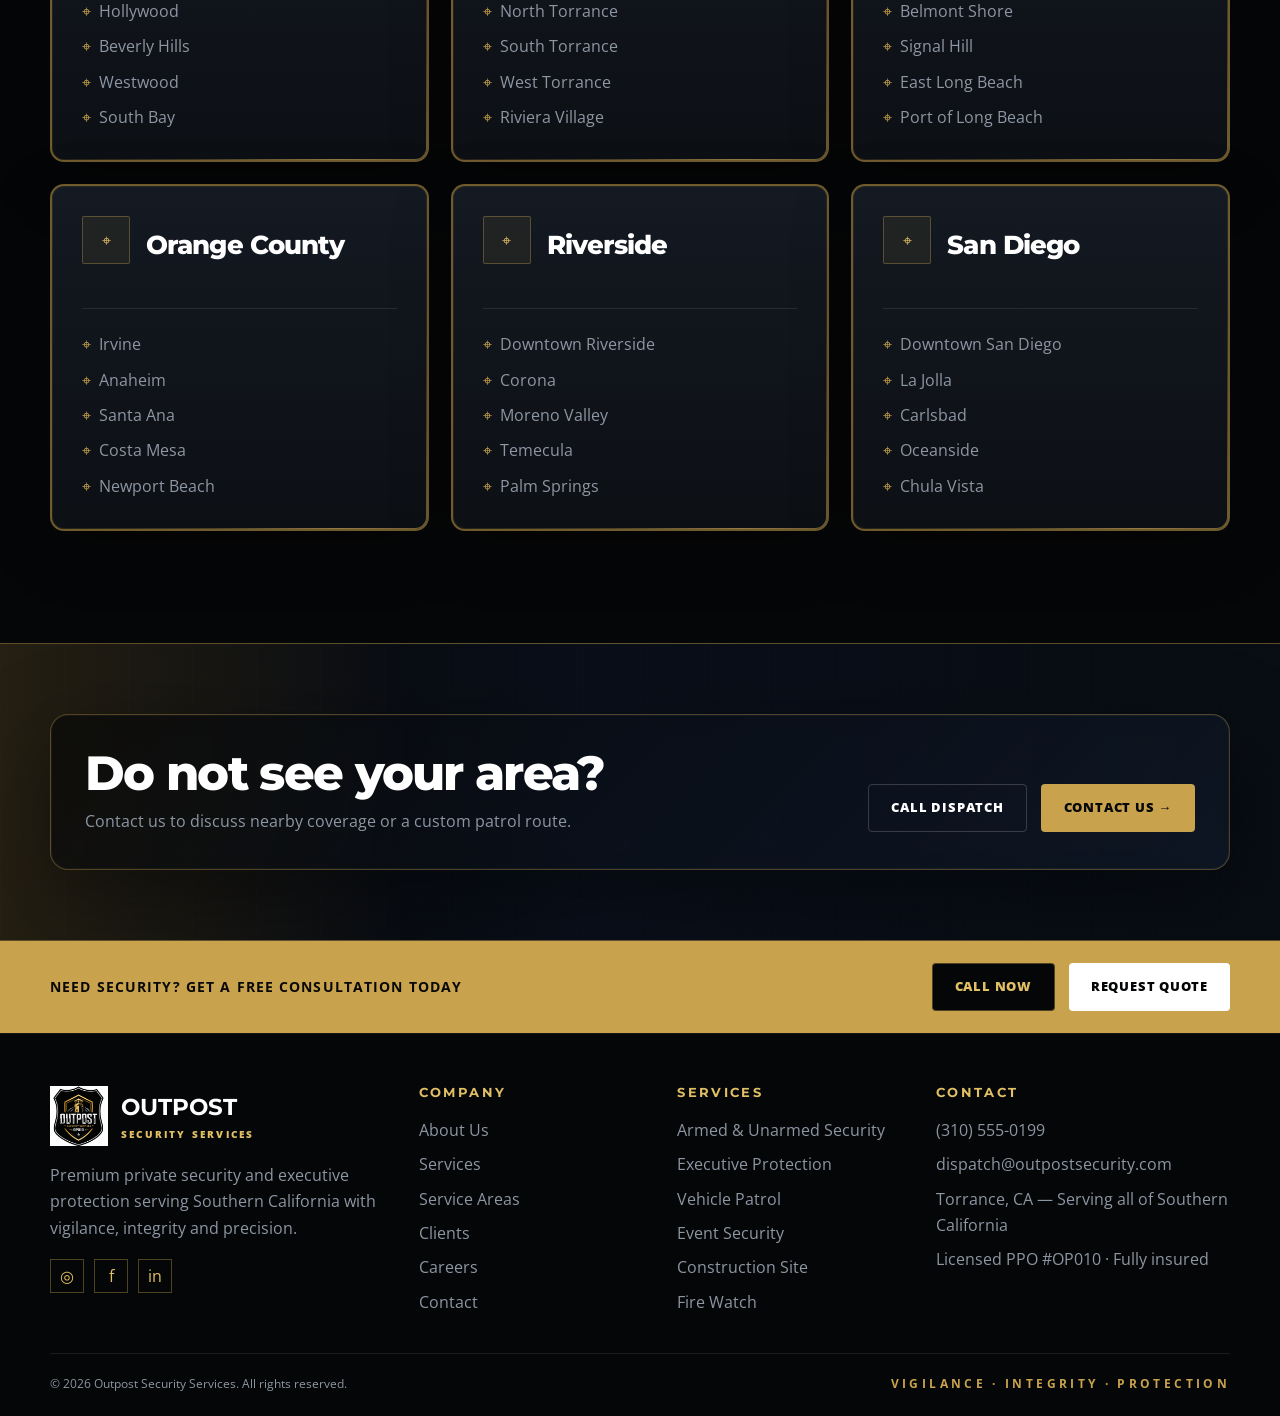
<file: service-areas.html>
<!doctype html><html lang="en"><head><meta charset="utf-8"><meta name="viewport" content="width=device-width,initial-scale=1"><title>Security Service Areas | Los Angeles, Torrance, Long Beach, Orange County, Riverside & San Diego</title><meta name="description" content="Outpost Security Services coverage across Southern California including Los Angeles, Torrance, Long Beach, Orange County, Riverside and San Diego."><link rel="preconnect" href="https://fonts.googleapis.com"><link rel="preconnect" href="https://fonts.gstatic.com" crossorigin><link href="https://fonts.googleapis.com/css2?family=Montserrat:wght@600;700;800;900&family=Open+Sans:wght@400;600;700;800&display=swap" rel="stylesheet"><link rel="icon" href="assets/images/favicon.png"><link rel="stylesheet" href="assets/css/style.css"><script type="application/ld+json">{"@context":"https://schema.org","@type":"SecurityService","name":"Outpost Security Services","areaServed":["Los Angeles","Torrance","Long Beach","Orange County","Riverside","San Diego"],"telephone":"+1-310-555-0199","url":"https://example.com"}</script></head><body><header class="site-header"><div class="container nav-wrap"><a class="brand" href="index.html"><img src="assets/images/outpost-shield.webp" alt="Outpost Security Services logo"><span class="brand-text"><strong>OUTPOST</strong><span>Security Services</span></span></a><ul class="nav-menu"><li><a class="" href="index.html">Home</a></li><li><a class="" href="about.html">About</a></li><li><a class="" href="services.html">Services</a></li><li><a class="active" href="service-areas.html">Service Areas</a></li><li><a class="" href="clients.html">Clients</a></li><li><a class="" href="careers.html">Careers</a></li><li><a class="" href="contact.html">Contact</a></li></ul><div class="header-actions"><a class="header-phone" href="tel:+13105550199">(310) 555-0199</a><a class="btn" href="contact.html">Request Quote</a></div><button class="menu-toggle" aria-label="Open menu"><span></span><span></span><span></span></button></div></header><main><section class="hero small" data-slides="https://images.pexels.com/photos/35291216/pexels-photo-35291216.jpeg?auto=compress&amp;cs=tinysrgb&amp;w=1920|https://images.pexels.com/photos/35291208/pexels-photo-35291208.jpeg?auto=compress&amp;cs=tinysrgb&amp;w=1920|https://images.pexels.com/photos/17845349/pexels-photo-17845349.jpeg?auto=compress&amp;cs=tinysrgb&amp;w=1920"><img class="hero-mark" src="assets/images/outpost-logo.webp" alt=""><div class="container hero-content reveal"><span class="eyebrow">Coverage</span><h1>Southern California, <span class="gold">end to end.</span></h1><p class="hero-copy">Outpost maintains active patrol coverage and responsive deployment across key Southern California markets.</p></div></section><section class="section"><div class="container"><div class="page-intro reveal"><span class="eyebrow">Where We Operate</span><h2>Coverage across six major regions.</h2><p class="lead">Regional familiarity supports faster deployment, better site awareness and stronger client communication.</p><div class="photo-card wide reveal delay-1" data-photo-slides="https://images.pexels.com/photos/35291208/pexels-photo-35291208.jpeg?auto=compress&cs=tinysrgb&w=1920|https://images.pexels.com/photos/356830/pexels-photo-356830.jpeg?auto=compress&cs=tinysrgb&w=1920|https://images.pexels.com/photos/342113/pexels-photo-342113.jpeg?auto=compress&cs=tinysrgb&w=1920|https://images.pexels.com/photos/208701/pexels-photo-208701.jpeg?auto=compress&cs=tinysrgb&w=1920|https://images.pexels.com/photos/323705/pexels-photo-323705.jpeg?auto=compress&cs=tinysrgb&w=1920|https://images.pexels.com/photos/466685/pexels-photo-466685.jpeg?auto=compress&cs=tinysrgb&w=1920"><span class="coverage-caption">Los Angeles · Torrance · Long Beach · Orange County · Riverside · San Diego</span></div></div><div class="grid cols-3"><article class="card area-card reveal delay-0"><div class="area-head"><div class="icon">⌖</div><h3>Los Angeles</h3></div><ul><li>Downtown LA</li><li>Hollywood</li><li>Beverly Hills</li><li>Westwood</li><li>South Bay</li></ul></article><article class="card area-card reveal delay-1"><div class="area-head"><div class="icon">⌖</div><h3>Torrance</h3></div><ul><li>Old Torrance</li><li>North Torrance</li><li>South Torrance</li><li>West Torrance</li><li>Riviera Village</li></ul></article><article class="card area-card reveal delay-2"><div class="area-head"><div class="icon">⌖</div><h3>Long Beach</h3></div><ul><li>Downtown Long Beach</li><li>Belmont Shore</li><li>Signal Hill</li><li>East Long Beach</li><li>Port of Long Beach</li></ul></article><article class="card area-card reveal delay-0"><div class="area-head"><div class="icon">⌖</div><h3>Orange County</h3></div><ul><li>Irvine</li><li>Anaheim</li><li>Santa Ana</li><li>Costa Mesa</li><li>Newport Beach</li></ul></article><article class="card area-card reveal delay-1"><div class="area-head"><div class="icon">⌖</div><h3>Riverside</h3></div><ul><li>Downtown Riverside</li><li>Corona</li><li>Moreno Valley</li><li>Temecula</li><li>Palm Springs</li></ul></article><article class="card area-card reveal delay-2"><div class="area-head"><div class="icon">⌖</div><h3>San Diego</h3></div><ul><li>Downtown San Diego</li><li>La Jolla</li><li>Carlsbad</li><li>Oceanside</li><li>Chula Vista</li></ul></article></div></div></section><section class="cta-band"><div class="container cta-inner reveal"><div><h2>Do not see your area?</h2><p>Contact us to discuss nearby coverage or a custom patrol route.</p></div><div class="btn-row"><a class="btn ghost" href="tel:+13105550199">Call Dispatch</a><a class="btn" href="contact.html">Contact Us →</a></div></div></section></main><section class="gold-strip"><div class="container"><strong>Need security? Get a free consultation today</strong><div class="btn-row" style="margin:0"><a class="btn dark" href="tel:+13105550199">Call Now</a><a class="btn ghost" href="contact.html">Request Quote</a></div></div></section><footer class="site-footer"><div class="container footer-main"><div class="footer-col"><div class="footer-logo"><img src="assets/images/outpost-shield.webp" alt="Outpost shield mark"><div><strong>OUTPOST</strong><span>Security Services</span></div></div><p>Premium private security and executive protection serving Southern California with vigilance, integrity and precision.</p><div class="socials"><a href="#" aria-label="Instagram">◎</a><a href="#" aria-label="Facebook">f</a><a href="#" aria-label="LinkedIn">in</a></div></div><div class="footer-col"><h4>Company</h4><ul><li><a href="about.html">About Us</a></li><li><a href="services.html">Services</a></li><li><a href="service-areas.html">Service Areas</a></li><li><a href="clients.html">Clients</a></li><li><a href="careers.html">Careers</a></li><li><a href="contact.html">Contact</a></li></ul></div><div class="footer-col"><h4>Services</h4><ul><li><a href="services.html#armed">Armed & Unarmed Security</a></li><li><a href="services.html#executive">Executive Protection</a></li><li><a href="services.html#patrol">Vehicle Patrol</a></li><li><a href="services.html#event">Event Security</a></li><li><a href="services.html#construction">Construction Site</a></li><li><a href="services.html#fire">Fire Watch</a></li></ul></div><div class="footer-col"><h4>Contact</h4><ul><li><a href="tel:+13105550199">(310) 555-0199</a></li><li><a href="mailto:dispatch@outpostsecurity.com">dispatch@outpostsecurity.com</a></li><li>Torrance, CA — Serving all of Southern California</li><li>Licensed PPO #OP010 · Fully insured</li></ul></div></div><div class="container footer-bottom"><span>© 2026 Outpost Security Services. All rights reserved.</span><strong>Vigilance · Integrity · Protection</strong></div></footer><div class="mobile-cta"><a class="btn dark" href="tel:+13105550199">Call Now</a><a class="btn" href="contact.html">Request Quote</a></div><script src="assets/js/main.js"></script></body></html>
</file>
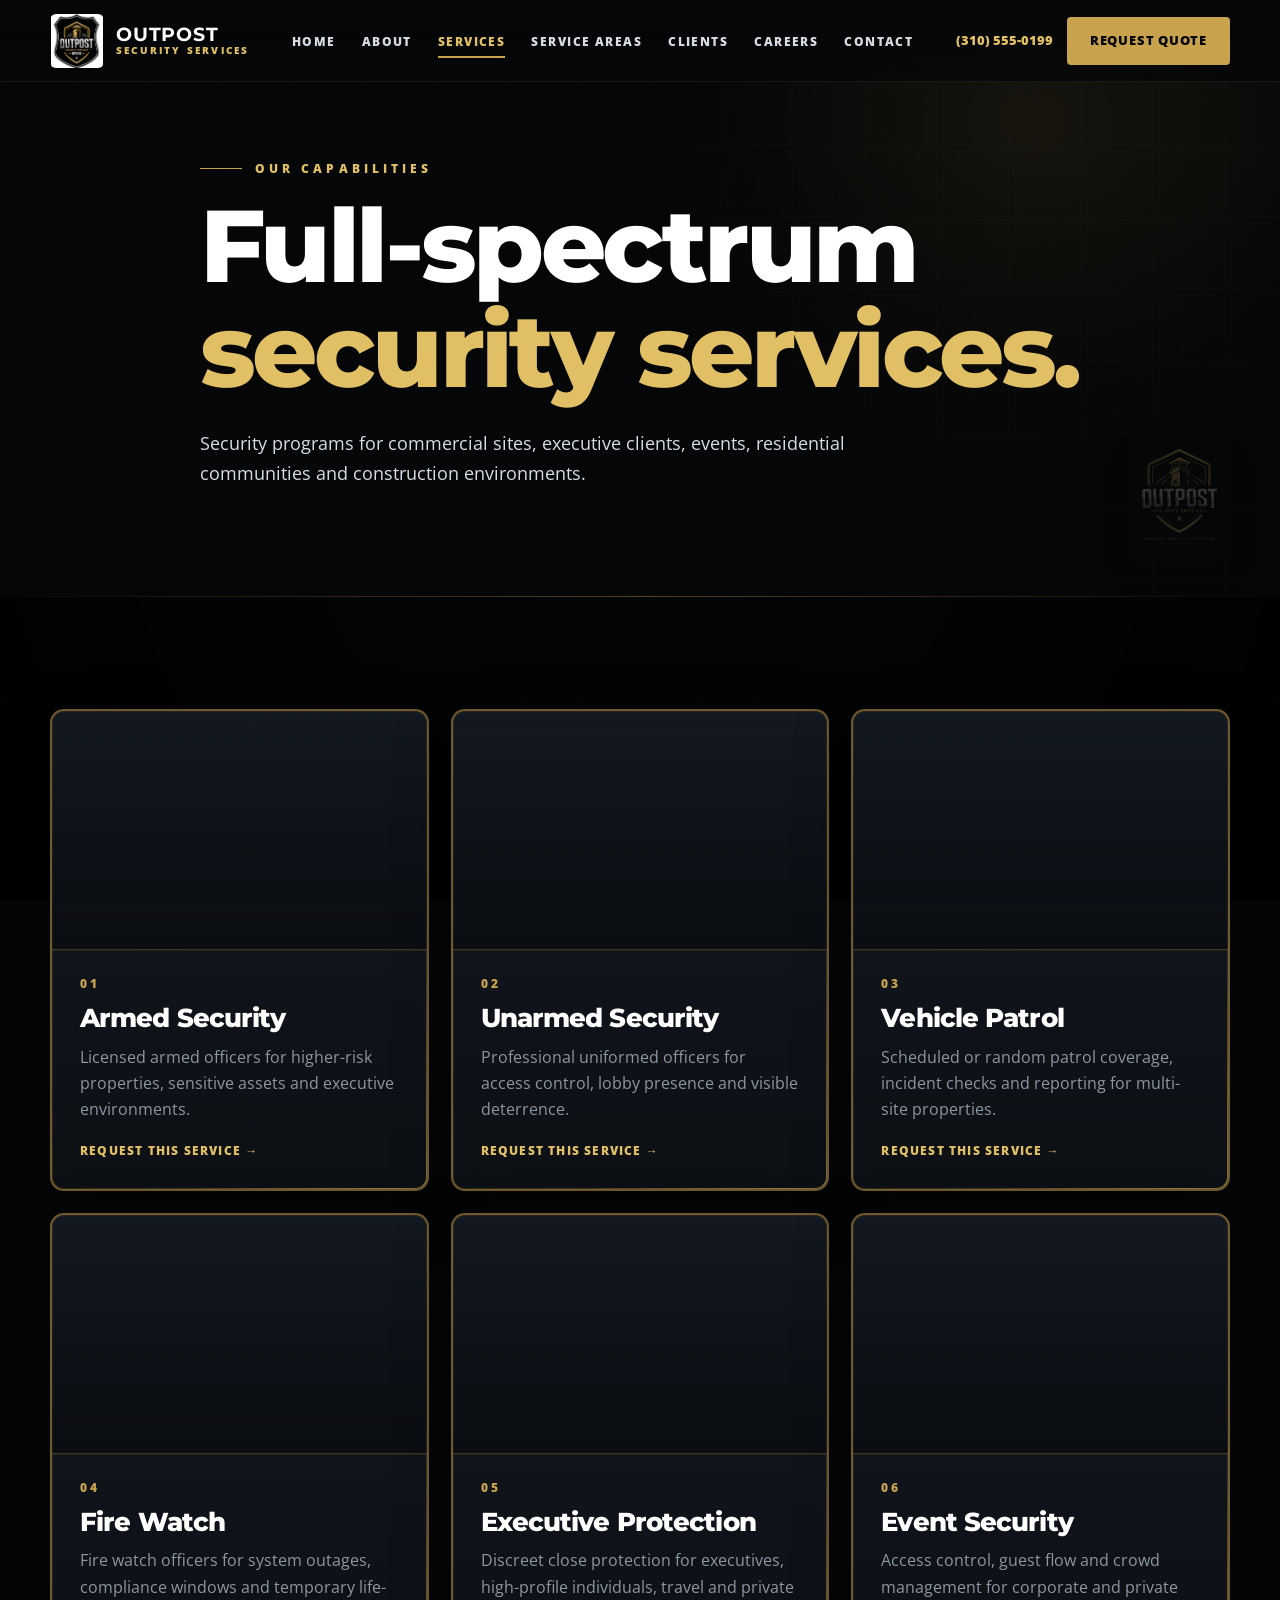
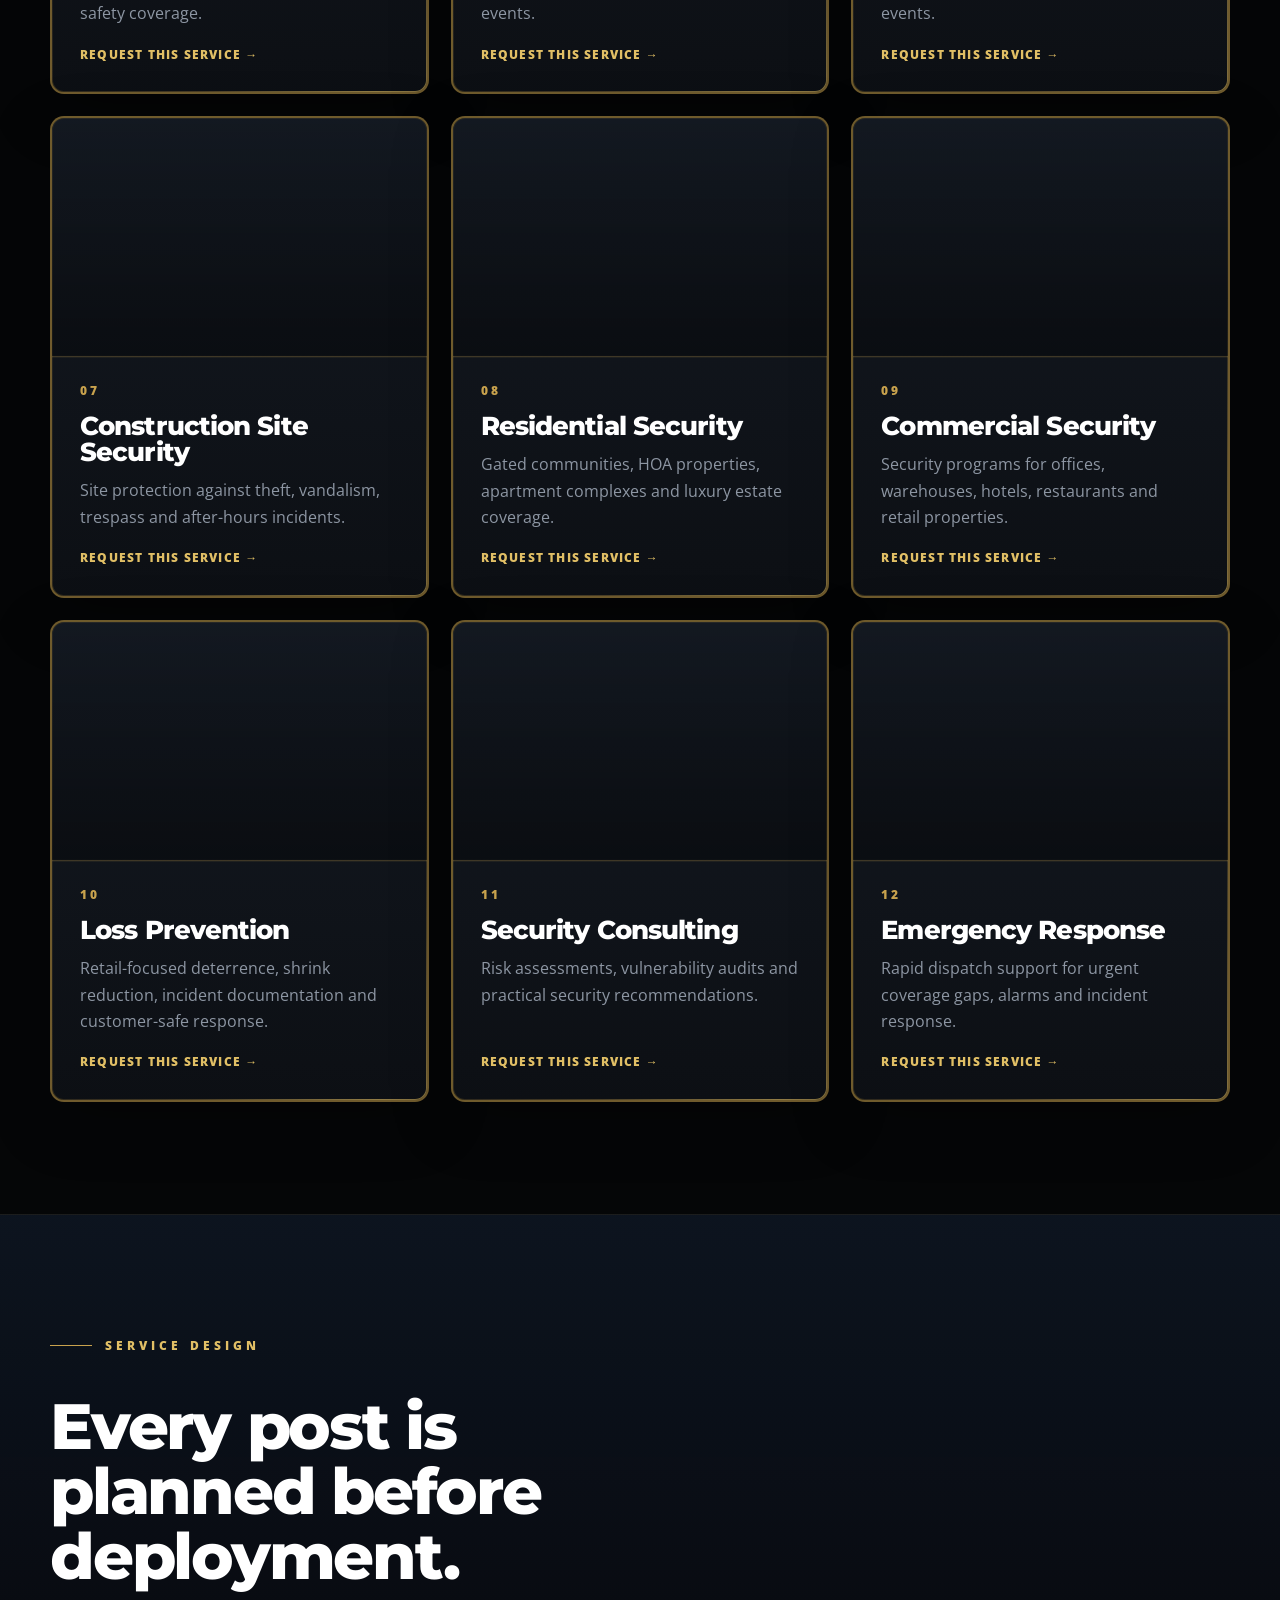
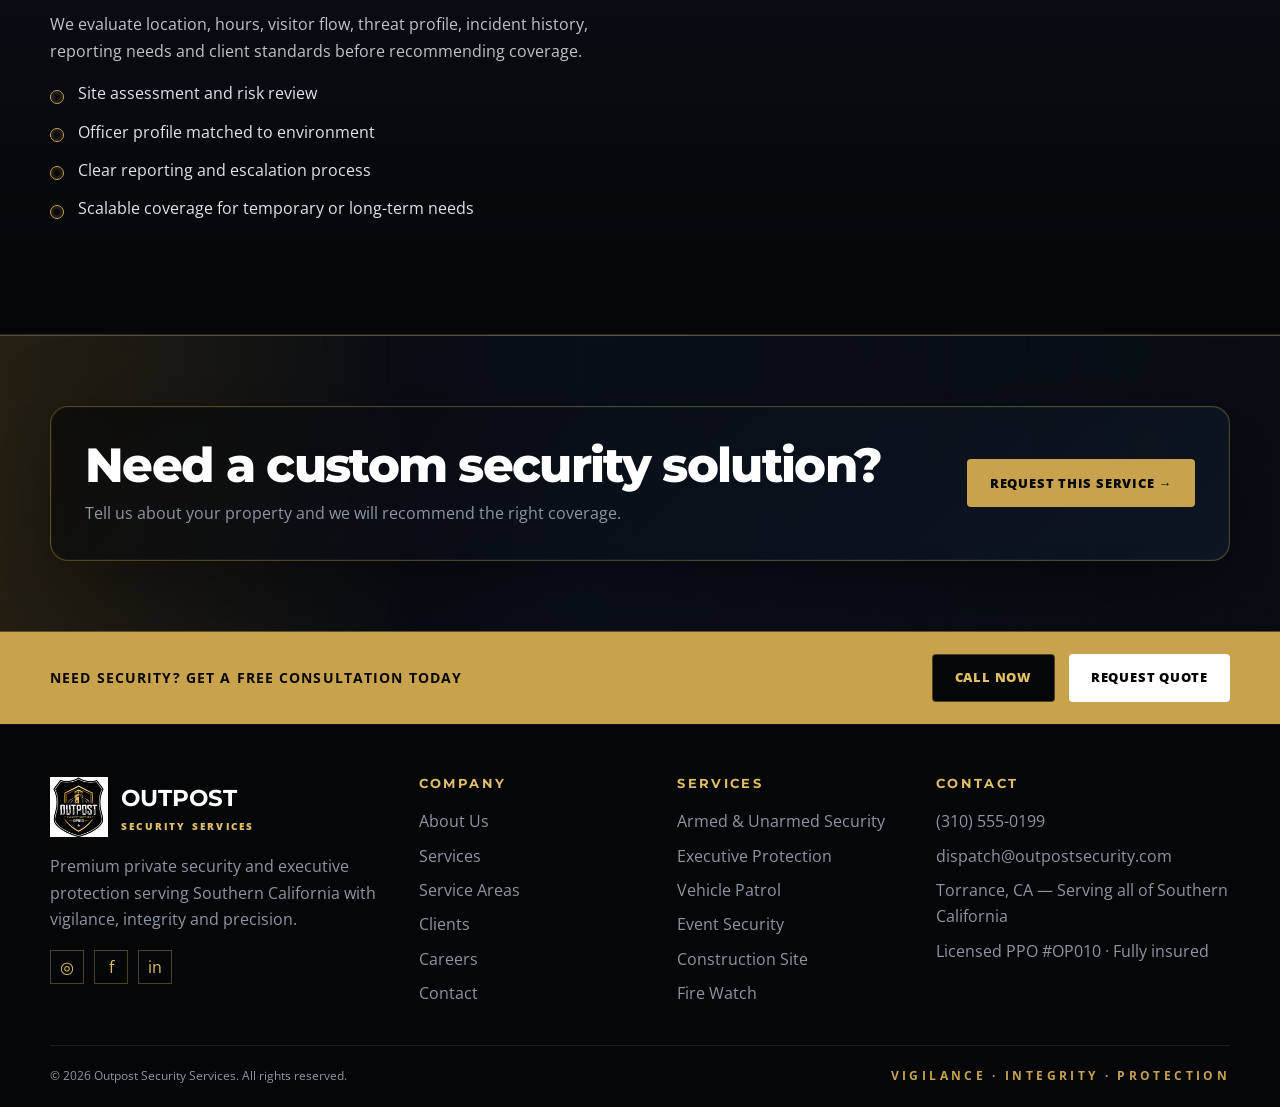
<file: services.html>
<!doctype html><html lang="en"><head><meta charset="utf-8"><meta name="viewport" content="width=device-width,initial-scale=1"><title>Security Services | Armed, Unarmed, Patrol, Fire Watch & Executive Protection</title><meta name="description" content="Explore armed security, unarmed security, patrol, fire watch, executive protection, event security and more."><link rel="preconnect" href="https://fonts.googleapis.com"><link rel="preconnect" href="https://fonts.gstatic.com" crossorigin><link href="https://fonts.googleapis.com/css2?family=Montserrat:wght@600;700;800;900&family=Open+Sans:wght@400;600;700;800&display=swap" rel="stylesheet"><link rel="icon" href="assets/images/favicon.png"><link rel="stylesheet" href="assets/css/style.css"><script type="application/ld+json">{"@context":"https://schema.org","@type":"SecurityService","name":"Outpost Security Services","areaServed":["Los Angeles","Torrance","Long Beach","Orange County","Riverside","San Diego"],"telephone":"+1-310-555-0199","url":"https://example.com"}</script></head><body><header class="site-header"><div class="container nav-wrap"><a class="brand" href="index.html"><img src="assets/images/outpost-shield.webp" alt="Outpost Security Services logo"><span class="brand-text"><strong>OUTPOST</strong><span>Security Services</span></span></a><ul class="nav-menu"><li><a class="" href="index.html">Home</a></li><li><a class="" href="about.html">About</a></li><li><a class="active" href="services.html">Services</a></li><li><a class="" href="service-areas.html">Service Areas</a></li><li><a class="" href="clients.html">Clients</a></li><li><a class="" href="careers.html">Careers</a></li><li><a class="" href="contact.html">Contact</a></li></ul><div class="header-actions"><a class="header-phone" href="tel:+13105550199">(310) 555-0199</a><a class="btn" href="contact.html">Request Quote</a></div><button class="menu-toggle" aria-label="Open menu"><span></span><span></span><span></span></button></div></header><main><section class="hero small" data-slides="https://images.pexels.com/photos/30516935/pexels-photo-30516935.jpeg?auto=compress&amp;cs=tinysrgb&amp;w=1920|https://images.pexels.com/photos/30481728/pexels-photo-30481728.jpeg?auto=compress&amp;cs=tinysrgb&amp;w=1920|https://images.pexels.com/photos/34585117/pexels-photo-34585117.jpeg?auto=compress&amp;cs=tinysrgb&amp;w=1920|https://images.pexels.com/photos/15482700/pexels-photo-15482700.jpeg?auto=compress&amp;cs=tinysrgb&amp;w=1920"><img class="hero-mark" src="assets/images/outpost-logo.webp" alt=""><div class="container hero-content reveal"><span class="eyebrow">Our Capabilities</span><h1>Full-spectrum <span class="gold">security services.</span></h1><p class="hero-copy">Security programs for commercial sites, executive clients, events, residential communities and construction environments.</p></div></section><section class="section"><div class="container"><div class="grid cols-3">
<article id="armed" class="card service-feature reveal"><div class="service-img" style="--photo:url('https://images.pexels.com/photos/30516935/pexels-photo-30516935.jpeg?auto=compress&cs=tinysrgb&w=1920')"></div><div class="service-body"><span class="service-number">01</span><h3>Armed Security</h3><p>Licensed armed officers for higher-risk properties, sensitive assets and executive environments.</p><a class="card-link" href="contact.html">Request this service →</a></div></article>
<article id="unarmed" class="card service-feature reveal delay-1"><div class="service-img" style="--photo:url('https://images.pexels.com/photos/19922732/pexels-photo-19922732.jpeg?auto=compress&cs=tinysrgb&w=1920')"></div><div class="service-body"><span class="service-number">02</span><h3>Unarmed Security</h3><p>Professional uniformed officers for access control, lobby presence and visible deterrence.</p><a class="card-link" href="contact.html">Request this service →</a></div></article>
<article id="patrol" class="card service-feature reveal delay-2"><div class="service-img" style="--photo:url('https://images.pexels.com/photos/18530600/pexels-photo-18530600.jpeg?auto=compress&cs=tinysrgb&w=1920')"></div><div class="service-body"><span class="service-number">03</span><h3>Vehicle Patrol</h3><p>Scheduled or random patrol coverage, incident checks and reporting for multi-site properties.</p><a class="card-link" href="contact.html">Request this service →</a></div></article>
<article id="fire" class="card service-feature reveal"><div class="service-img" style="--photo:url('https://images.pexels.com/photos/279810/pexels-photo-279810.jpeg?auto=compress&cs=tinysrgb&w=1920')"></div><div class="service-body"><span class="service-number">04</span><h3>Fire Watch</h3><p>Fire watch officers for system outages, compliance windows and temporary life-safety coverage.</p><a class="card-link" href="contact.html">Request this service →</a></div></article>
<article id="executive" class="card service-feature reveal delay-1"><div class="service-img" style="--photo:url('https://images.pexels.com/photos/5669602/pexels-photo-5669602.jpeg?auto=compress&cs=tinysrgb&w=1920')"></div><div class="service-body"><span class="service-number">05</span><h3>Executive Protection</h3><p>Discreet close protection for executives, high-profile individuals, travel and private events.</p><a class="card-link" href="contact.html">Request this service →</a></div></article>
<article id="event" class="card service-feature reveal delay-2"><div class="service-img" style="--photo:url('https://images.pexels.com/photos/2608517/pexels-photo-2608517.jpeg?auto=compress&cs=tinysrgb&w=1920')"></div><div class="service-body"><span class="service-number">06</span><h3>Event Security</h3><p>Access control, guest flow and crowd management for corporate and private events.</p><a class="card-link" href="contact.html">Request this service →</a></div></article>
<article id="construction" class="card service-feature reveal"><div class="service-img" style="--photo:url('https://images.pexels.com/photos/2219024/pexels-photo-2219024.jpeg?auto=compress&cs=tinysrgb&w=1920')"></div><div class="service-body"><span class="service-number">07</span><h3>Construction Site Security</h3><p>Site protection against theft, vandalism, trespass and after-hours incidents.</p><a class="card-link" href="contact.html">Request this service →</a></div></article>
<article id="residential" class="card service-feature reveal delay-1"><div class="service-img" style="--photo:url('https://images.pexels.com/photos/323780/pexels-photo-323780.jpeg?auto=compress&cs=tinysrgb&w=1920')"></div><div class="service-body"><span class="service-number">08</span><h3>Residential Security</h3><p>Gated communities, HOA properties, apartment complexes and luxury estate coverage.</p><a class="card-link" href="contact.html">Request this service →</a></div></article>
<article id="commercial" class="card service-feature reveal delay-2"><div class="service-img" style="--photo:url('https://images.pexels.com/photos/325185/pexels-photo-325185.jpeg?auto=compress&cs=tinysrgb&w=1920')"></div><div class="service-body"><span class="service-number">09</span><h3>Commercial Security</h3><p>Security programs for offices, warehouses, hotels, restaurants and retail properties.</p><a class="card-link" href="contact.html">Request this service →</a></div></article>
<article id="loss" class="card service-feature reveal"><div class="service-img" style="--photo:url('https://images.pexels.com/photos/5699514/pexels-photo-5699514.jpeg?auto=compress&cs=tinysrgb&w=1920')"></div><div class="service-body"><span class="service-number">10</span><h3>Loss Prevention</h3><p>Retail-focused deterrence, shrink reduction, incident documentation and customer-safe response.</p><a class="card-link" href="contact.html">Request this service →</a></div></article>
<article id="consulting" class="card service-feature reveal delay-1"><div class="service-img" style="--photo:url('https://images.pexels.com/photos/3184465/pexels-photo-3184465.jpeg?auto=compress&cs=tinysrgb&w=1920')"></div><div class="service-body"><span class="service-number">11</span><h3>Security Consulting</h3><p>Risk assessments, vulnerability audits and practical security recommendations.</p><a class="card-link" href="contact.html">Request this service →</a></div></article>
<article id="emergency" class="card service-feature reveal delay-2"><div class="service-img" style="--photo:url('https://images.pexels.com/photos/260049/pexels-photo-260049.jpeg?auto=compress&cs=tinysrgb&w=1920')"></div><div class="service-body"><span class="service-number">12</span><h3>Emergency Response</h3><p>Rapid dispatch support for urgent coverage gaps, alarms and incident response.</p><a class="card-link" href="contact.html">Request this service →</a></div></article>
</div></div></section><section class="section alt"><div class="container split"><div class="text-stack reveal"><span class="eyebrow">Service Design</span><h2>Every post is planned before deployment.</h2><p>We evaluate location, hours, visitor flow, threat profile, incident history, reporting needs and client standards before recommending coverage.</p><ul class="kicker-list"><li>Site assessment and risk review</li><li>Officer profile matched to environment</li><li>Clear reporting and escalation process</li><li>Scalable coverage for temporary or long-term needs</li></ul></div><div class="photo-card short reveal delay-1" data-photo-slides="https://images.pexels.com/photos/30692441/pexels-photo-30692441.jpeg?auto=compress&cs=tinysrgb&w=1920|https://images.pexels.com/photos/30516935/pexels-photo-30516935.jpeg?auto=compress&cs=tinysrgb&w=1920|https://images.pexels.com/photos/34585117/pexels-photo-34585117.jpeg?auto=compress&cs=tinysrgb&w=1920|https://images.pexels.com/photos/15482700/pexels-photo-15482700.jpeg?auto=compress&cs=tinysrgb&w=1920"><span class="coverage-caption">Security Planning · Patrol · Protection</span></div></div></section><section class="cta-band"><div class="container cta-inner reveal"><div><h2>Need a custom security solution?</h2><p>Tell us about your property and we will recommend the right coverage.</p></div><a class="btn" href="contact.html">Request This Service →</a></div></section></main><section class="gold-strip"><div class="container"><strong>Need security? Get a free consultation today</strong><div class="btn-row" style="margin:0"><a class="btn dark" href="tel:+13105550199">Call Now</a><a class="btn ghost" href="contact.html">Request Quote</a></div></div></section><footer class="site-footer"><div class="container footer-main"><div class="footer-col"><div class="footer-logo"><img src="assets/images/outpost-shield.webp" alt="Outpost shield mark"><div><strong>OUTPOST</strong><span>Security Services</span></div></div><p>Premium private security and executive protection serving Southern California with vigilance, integrity and precision.</p><div class="socials"><a href="#" aria-label="Instagram">◎</a><a href="#" aria-label="Facebook">f</a><a href="#" aria-label="LinkedIn">in</a></div></div><div class="footer-col"><h4>Company</h4><ul><li><a href="about.html">About Us</a></li><li><a href="services.html">Services</a></li><li><a href="service-areas.html">Service Areas</a></li><li><a href="clients.html">Clients</a></li><li><a href="careers.html">Careers</a></li><li><a href="contact.html">Contact</a></li></ul></div><div class="footer-col"><h4>Services</h4><ul><li><a href="services.html#armed">Armed & Unarmed Security</a></li><li><a href="services.html#executive">Executive Protection</a></li><li><a href="services.html#patrol">Vehicle Patrol</a></li><li><a href="services.html#event">Event Security</a></li><li><a href="services.html#construction">Construction Site</a></li><li><a href="services.html#fire">Fire Watch</a></li></ul></div><div class="footer-col"><h4>Contact</h4><ul><li><a href="tel:+13105550199">(310) 555-0199</a></li><li><a href="mailto:dispatch@outpostsecurity.com">dispatch@outpostsecurity.com</a></li><li>Torrance, CA — Serving all of Southern California</li><li>Licensed PPO #OP010 · Fully insured</li></ul></div></div><div class="container footer-bottom"><span>© 2026 Outpost Security Services. All rights reserved.</span><strong>Vigilance · Integrity · Protection</strong></div></footer><div class="mobile-cta"><a class="btn dark" href="tel:+13105550199">Call Now</a><a class="btn" href="contact.html">Request Quote</a></div><script src="assets/js/main.js"></script></body></html>
</file>
<file: assets/css/style.css>
:root{
  --black:#050607;--black2:#090b0f;--panel:#11151b;--panel2:#151b24;--navy:#16233a;
  --gold:#c8a24d;--gold2:#e1bf65;--silver:#bfc3c7;--white:#fff;--muted:#8d96a3;
  --line:rgba(255,255,255,.09);--lineg:rgba(200,162,77,.38);--shadow:0 26px 90px rgba(0,0,0,.52);
  --radius:22px;--rsm:14px;--container:1180px;--head:"Montserrat","Oswald",Arial,sans-serif;--body:"Open Sans","Roboto",Arial,sans-serif;
}
*{box-sizing:border-box}html{scroll-behavior:smooth}body{margin:0;background:var(--black);color:var(--silver);font-family:var(--body);line-height:1.65;overflow-x:hidden;text-rendering:optimizeLegibility;-webkit-font-smoothing:antialiased}body:before{content:"";position:fixed;inset:0;pointer-events:none;background:radial-gradient(circle at 20% 10%,rgba(200,162,77,.13),transparent 24%),radial-gradient(circle at 90% 30%,rgba(22,35,58,.32),transparent 26%),linear-gradient(rgba(255,255,255,.018) 1px,transparent 1px),linear-gradient(90deg,rgba(255,255,255,.014) 1px,transparent 1px);background-size:auto,auto,58px 58px,58px 58px;opacity:.68;z-index:-2}body:after{content:"";position:fixed;inset:0;pointer-events:none;background:radial-gradient(circle at center,transparent 0,rgba(0,0,0,.54) 72%,rgba(0,0,0,.9) 100%);z-index:-1}img{max-width:100%;display:block}a{color:inherit;text-decoration:none}button,input,textarea,select{font:inherit}.container{width:min(var(--container),calc(100% - 40px));margin:auto}.section{padding:112px 0;position:relative}.section.tight{padding:78px 0}.section.alt{background:linear-gradient(180deg,rgba(22,35,58,.48),rgba(5,6,7,.25));border-top:1px solid var(--line);border-bottom:1px solid var(--line)}.eyebrow{color:var(--gold2);font-size:12px;font-weight:900;letter-spacing:.34em;text-transform:uppercase;display:inline-flex;gap:13px;align-items:center;margin-bottom:16px}.eyebrow:before{content:"";width:42px;height:1px;background:var(--gold)}h1,h2,h3,h4{font-family:var(--head);color:var(--white);line-height:1.02;margin:0;letter-spacing:-.035em}h1{font-size:clamp(48px,8vw,108px);font-weight:800}h2{font-size:clamp(34px,5vw,66px);font-weight:800}h3{font-size:clamp(22px,2vw,30px);font-weight:800}h4{font-size:18px}.gold{color:var(--gold2)}.lead{color:#d7dce3;font-size:clamp(17px,1.6vw,21px);max-width:760px}.muted{color:var(--muted)}.center{text-align:center}.center .lead{margin-left:auto;margin-right:auto}.rule{width:86px;height:2px;background:var(--gold);margin:24px 0}.center .rule{margin-left:auto;margin-right:auto}.btn{display:inline-flex;align-items:center;justify-content:center;gap:10px;min-height:48px;padding:0 22px;border-radius:4px;border:1px solid transparent;background:var(--gold);color:#070808;font-size:13px;font-weight:900;letter-spacing:.06em;text-transform:uppercase;cursor:pointer;transition:.25s;white-space:nowrap}.btn:hover{transform:translateY(-2px);background:var(--gold2);box-shadow:0 16px 38px rgba(200,162,77,.2)}.btn.dark{background:#070808;color:var(--gold2);border-color:var(--lineg)}.btn.ghost{background:transparent;color:var(--white);border-color:rgba(255,255,255,.18)}.btn.full{width:100%}.btn-row{display:flex;flex-wrap:wrap;gap:14px;align-items:center;margin-top:32px}.site-header{position:fixed;inset:0 0 auto;z-index:1000;height:82px;background:linear-gradient(180deg,rgba(5,6,7,.94),rgba(5,6,7,.74));backdrop-filter:blur(18px);border-bottom:1px solid rgba(255,255,255,.07);transition:.25s}.site-header.scrolled{height:70px;background:rgba(5,6,7,.96)}.nav-wrap{height:100%;display:flex;align-items:center;justify-content:space-between;gap:24px}.brand{display:flex;align-items:center;gap:12px;min-width:184px}.brand img{width:54px;height:54px;object-fit:contain;border-radius:6px}.brand-text{display:grid;line-height:1.04}.brand-text strong{color:#fff;font-family:var(--head);letter-spacing:.04em;font-size:19px}.brand-text span{color:var(--gold2);font-size:10px;letter-spacing:.22em;text-transform:uppercase;font-weight:900}.nav-menu{display:flex;align-items:center;gap:26px;list-style:none;margin:0;padding:0}.nav-menu a{color:#d8dce2;font-size:12px;letter-spacing:.12em;text-transform:uppercase;font-weight:900;position:relative;padding:30px 0}.nav-menu a:after{content:"";position:absolute;left:0;bottom:22px;height:2px;width:0;background:var(--gold);transition:.25s}.nav-menu a:hover,.nav-menu a.active{color:var(--gold2)}.nav-menu a:hover:after,.nav-menu a.active:after{width:100%}.header-actions{display:flex;align-items:center;gap:14px}.header-phone{color:var(--gold2);font-weight:900;font-size:13px;white-space:nowrap}.menu-toggle{display:none;width:46px;height:46px;border:1px solid var(--line);background:rgba(255,255,255,.03);border-radius:6px;cursor:pointer}.menu-toggle span{display:block;width:20px;height:2px;background:#fff;margin:5px auto;transition:.25s}.menu-toggle.active span:nth-child(1){transform:translateY(7px) rotate(45deg)}.menu-toggle.active span:nth-child(2){opacity:0}.menu-toggle.active span:nth-child(3){transform:translateY(-7px) rotate(-45deg)}
.hero{min-height:100vh;padding:144px 0 90px;display:flex;align-items:center;position:relative;overflow:hidden;background:#050607}.hero.small{min-height:64vh;padding-top:150px}.hero-bg{position:absolute;inset:0;z-index:0;overflow:hidden}.hero-bg-layer{position:absolute;inset:-3%;background-size:cover;background-position:center;opacity:0;transform:scale(1.03);transition:opacity 1.35s ease,transform 6s ease;filter:saturate(.86) contrast(1.06)}.hero-bg-layer.active{opacity:1;transform:scale(1.12)}.hero-bg:before{content:"";position:absolute;inset:0;z-index:2;background:linear-gradient(90deg,rgba(5,6,7,.98) 0,rgba(5,6,7,.88) 38%,rgba(5,6,7,.48) 100%),linear-gradient(0deg,rgba(5,6,7,1) 0,rgba(5,6,7,.55) 34%,transparent 74%),radial-gradient(circle at 80% 20%,rgba(200,162,77,.16),transparent 30%)}.hero-bg:after{content:"";position:absolute;inset:0;z-index:3;background:linear-gradient(rgba(255,255,255,.025) 1px,transparent 1px),linear-gradient(90deg,rgba(255,255,255,.018) 1px,transparent 1px);background-size:72px 72px;opacity:.55}.hero:after{content:"";position:absolute;inset:auto 0 0;height:1px;background:linear-gradient(90deg,transparent,var(--lineg),transparent);z-index:3}.hero-content{position:relative;z-index:5;max-width:880px}.hero h1 .block{display:block}.hero-copy{margin-top:26px;color:#d8dde5;max-width:720px;font-size:18px}.trust-strip{display:flex;flex-wrap:wrap;gap:20px;margin-top:34px;color:var(--muted);font-size:12px;text-transform:uppercase;letter-spacing:.1em;font-weight:900}.trust-strip span{display:inline-flex;gap:8px;align-items:center}.trust-strip span:before{content:"";width:7px;height:7px;border:1px solid var(--gold);border-radius:50%}.hero-mark{position:absolute;right:5vw;bottom:8vh;width:min(29vw,440px);opacity:.075;filter:grayscale(100%);pointer-events:none;z-index:4}.split{display:grid;grid-template-columns:1.02fr .98fr;gap:70px;align-items:center}.split.reverse{grid-template-columns:.92fr 1.08fr}.text-stack>*+*{margin-top:22px}.photo-card{position:relative;min-height:540px;border-radius:var(--radius);overflow:hidden;border:1px solid rgba(255,255,255,.12);box-shadow:var(--shadow);background-image:linear-gradient(180deg,rgba(5,6,7,.13),rgba(5,6,7,.82)),var(--photo);background-size:cover;background-position:center}.photo-card.short{min-height:420px}.photo-card.wide{min-height:330px}.photo-card:after{content:"";position:absolute;inset:auto 0 0;height:5px;background:var(--gold)}.photo-badge{position:absolute;right:24px;bottom:24px;width:118px;min-height:118px;border-radius:16px;background:rgba(9,12,16,.92);border:1px solid var(--lineg);display:grid;place-items:center;box-shadow:var(--shadow)}.photo-badge img{width:82px;height:82px;object-fit:contain}.grid{display:grid;gap:22px}.cols-2{grid-template-columns:repeat(2,1fr)}.cols-3{grid-template-columns:repeat(3,1fr)}.cols-4{grid-template-columns:repeat(4,1fr)}.card{background:linear-gradient(180deg,rgba(21,27,36,.95),rgba(13,16,21,.95));border:1px solid var(--line);border-radius:var(--rsm);padding:30px;transition:.28s;position:relative;overflow:hidden}.card:before{content:"";position:absolute;inset:0 0 auto;height:2px;background:linear-gradient(90deg,transparent,rgba(200,162,77,.7),transparent);opacity:0;transition:.28s}.card:hover{transform:translateY(-6px);border-color:rgba(200,162,77,.42)}.card:hover:before{opacity:1}.icon{width:48px;height:48px;border:1px solid rgba(200,162,77,.35);color:var(--gold2);display:grid;place-items:center;border-radius:2px;margin-bottom:22px;background:rgba(200,162,77,.08)}.card h3,.card h4{margin-bottom:12px}.card p{margin:0;color:var(--muted)}.card-link{display:inline-flex;gap:8px;align-items:center;margin-top:20px;color:var(--gold2);font-size:12px;text-transform:uppercase;letter-spacing:.1em;font-weight:900}.service-feature{padding:0;display:grid;grid-template-rows:230px auto}.service-img{background-image:linear-gradient(180deg,rgba(5,6,7,.05),rgba(5,6,7,.68)),var(--photo);background-size:cover;background-position:center;border-bottom:1px solid var(--lineg)}.service-body{padding:28px}.service-number{color:var(--gold);font-size:12px;font-weight:900;letter-spacing:.24em;margin-bottom:12px;display:block}.metric-grid{display:grid;grid-template-columns:repeat(4,1fr);border:1px solid var(--line);background:rgba(17,21,27,.78)}.metric{padding:34px;border-right:1px solid var(--line)}.metric:last-child{border-right:0}.metric strong{display:block;color:var(--gold2);font-family:var(--head);font-size:44px;line-height:1;margin-bottom:8px}.metric span{color:var(--muted);font-size:11px;letter-spacing:.14em;text-transform:uppercase;font-weight:900}.cta-band{background:linear-gradient(135deg,rgba(22,35,58,.92),rgba(5,6,7,.96));border-top:1px solid var(--lineg);border-bottom:1px solid var(--lineg);padding:70px 0}.cta-inner{display:flex;align-items:center;justify-content:space-between;gap:30px}.cta-inner h2{font-size:clamp(30px,4vw,48px)}.cta-inner p{margin:10px 0 0;color:var(--muted)}.gold-strip{background:var(--gold);color:#080808;padding:22px 0}.gold-strip .container{display:flex;justify-content:space-between;align-items:center;gap:18px}.gold-strip strong{letter-spacing:.08em;text-transform:uppercase;font-size:14px}.gold-strip .btn.dark{background:#050607;color:var(--gold2)}.gold-strip .btn.ghost{background:#fff;color:#050607;border:0}.area-head{display:flex;gap:16px;align-items:center;padding-bottom:22px;margin-bottom:22px;border-bottom:1px solid var(--line)}.area-card ul{padding:0;margin:0;list-style:none;display:grid;gap:9px;color:var(--muted)}.area-card li:before{content:"⌖";color:var(--gold);margin-right:8px}.quote-card{background:linear-gradient(180deg,rgba(21,27,36,.98),rgba(12,15,20,.98));border:1px solid var(--line);border-radius:var(--rsm);padding:36px;box-shadow:var(--shadow)}.form-grid{display:grid;grid-template-columns:repeat(2,1fr);gap:18px}.form-group.full{grid-column:1/-1}.form-group label{display:block;color:#dfe4ec;font-size:12px;text-transform:uppercase;letter-spacing:.11em;font-weight:900;margin-bottom:8px}.form-group input,.form-group select,.form-group textarea{width:100%;border:1px solid rgba(255,255,255,.08);background:#080a0d;color:#fff;min-height:48px;padding:12px 14px;border-radius:3px;outline:0}.form-group textarea{min-height:132px;resize:vertical}.form-group input:focus,.form-group select:focus,.form-group textarea:focus{border-color:rgba(200,162,77,.65)}.form-note{font-size:12px;color:var(--muted);margin-top:16px}.form-message{margin-top:14px;color:var(--gold2);font-weight:800}.kicker-list{list-style:none;padding:0;margin:0;display:grid;gap:12px}.kicker-list li{color:#dfe3ea;position:relative;padding-left:28px}.kicker-list li:before{content:"";position:absolute;left:0;top:.6em;width:12px;height:12px;border-radius:50%;border:1px solid var(--gold);box-shadow:inset 0 0 0 3px rgba(200,162,77,.12)}.page-intro{margin-bottom:54px}.testimonial{min-height:290px;display:flex;flex-direction:column;justify-content:space-between}.quote-mark{font-size:60px;color:rgba(200,162,77,.6);line-height:.7}.stars{color:var(--gold2);letter-spacing:.2em;margin-top:20px}.client-name{color:#fff;font-weight:900}.client-role{color:var(--muted);font-size:12px;text-transform:uppercase;letter-spacing:.08em}.contact-panel{background:#08090b;border:1px solid var(--line);box-shadow:var(--shadow)}.contact-row{padding:30px;border-bottom:1px solid var(--line)}.contact-row:last-child{border-bottom:0}.contact-row span{display:block;color:var(--gold);font-size:12px;text-transform:uppercase;letter-spacing:.16em;font-weight:900;margin-bottom:8px}.contact-row strong{color:#fff}.site-footer{padding:70px 0 26px;background:#050607;border-top:1px solid rgba(255,255,255,.06)}.footer-main{display:grid;grid-template-columns:1.35fr .9fr .9fr 1.2fr;gap:54px}.footer-logo{display:flex;align-items:center;gap:13px;margin-bottom:22px}.footer-logo img{width:58px}.footer-logo strong{color:#fff;font-family:var(--head);font-size:23px}.footer-logo span{display:block;color:var(--gold2);font-size:10px;text-transform:uppercase;letter-spacing:.22em;font-weight:900}.footer-col h4{color:var(--gold2);font-size:13px;text-transform:uppercase;letter-spacing:.18em;margin-bottom:24px}.footer-col ul{list-style:none;padding:0;margin:0;display:grid;gap:10px;color:var(--muted)}.footer-col li,.footer-col p{color:var(--muted)}.footer-col a:hover{color:var(--gold2)}.socials{display:flex;gap:10px;margin-top:24px}.socials a{width:34px;height:34px;display:grid;place-items:center;border:1px solid var(--lineg);color:var(--gold2)}.footer-bottom{border-top:1px solid var(--line);margin-top:54px;padding-top:24px;display:flex;justify-content:space-between;gap:20px;color:var(--muted);font-size:12px}.footer-bottom strong{color:var(--gold);letter-spacing:.28em;text-transform:uppercase}.mobile-cta{position:fixed;left:0;right:0;bottom:0;z-index:999;display:none;grid-template-columns:1fr 1fr;padding:10px;background:rgba(5,6,7,.92);backdrop-filter:blur(14px);border-top:1px solid var(--line)}.reveal{opacity:0;transform:translateY(32px);transition:opacity .85s ease,transform .85s ease}.reveal.visible{opacity:1;transform:translateY(0)}.delay-1{transition-delay:.12s}.delay-2{transition-delay:.24s}.delay-3{transition-delay:.36s}@media(max-width:1050px){.nav-menu{position:fixed;left:0;right:0;top:82px;display:grid;background:rgba(5,6,7,.97);border-bottom:1px solid var(--line);padding:18px 20px;transform:translateY(-130%);transition:.28s}.nav-menu.open{transform:translateY(0)}.nav-menu a{padding:10px 0}.nav-menu a:after{bottom:4px}.menu-toggle{display:block}.header-actions .btn,.header-phone{display:none}.split,.split.reverse{grid-template-columns:1fr}.cols-3,.cols-4{grid-template-columns:repeat(2,1fr)}.footer-main{grid-template-columns:1fr 1fr}.metric-grid{grid-template-columns:repeat(2,1fr)}.metric:nth-child(2){border-right:0}.metric{border-bottom:1px solid var(--line)}}@media(max-width:720px){.container{width:calc(100% - 28px)}.site-header{height:76px}.brand-text{display:none}.brand{min-width:0}.brand img{width:50px;height:50px}.nav-menu{top:76px}.hero{min-height:90vh;padding:126px 0 96px}.hero.small{min-height:70vh}.hero-mark{display:none}h1{font-size:clamp(42px,14vw,64px)}.section{padding:78px 0}.cols-2,.cols-3,.cols-4{grid-template-columns:1fr}.photo-card{min-height:360px}.cta-inner,.gold-strip .container,.footer-bottom{display:grid}.form-grid{grid-template-columns:1fr}.metric-grid{grid-template-columns:1fr}.metric{border-right:0}.footer-main{grid-template-columns:1fr}.mobile-cta{display:grid}.gold-strip{margin-bottom:68px}.btn{width:100%;white-space:normal}.btn-row{width:100%}.btn-row .btn{flex:1}.hero-copy{font-size:16px}.trust-strip{font-size:11px}.service-feature{grid-template-rows:210px auto}}@media(prefers-reduced-motion:reduce){*{scroll-behavior:auto!important}.reveal{transition:none}.hero-bg-layer{transition:none;transform:none!important}}


/* === Client revision: lighter imagery, corner logo, animated borders, full image service cards === */
.hero-bg-layer{filter:saturate(.96) contrast(1.02) brightness(1.05)}
.hero-bg:before{background:linear-gradient(90deg,rgba(5,6,7,.82) 0,rgba(5,6,7,.62) 38%,rgba(5,6,7,.22) 100%),linear-gradient(0deg,rgba(5,6,7,.84) 0,rgba(5,6,7,.38) 34%,transparent 76%),radial-gradient(circle at 80% 20%,rgba(200,162,77,.14),transparent 30%)}
.hero-mark{right:clamp(18px,3.8vw,70px);bottom:clamp(18px,4vh,50px);width:clamp(78px,9vw,138px);opacity:.22;filter:none;border-radius:12px;box-shadow:0 14px 38px rgba(0,0,0,.45);z-index:6}
.hero.small .hero-mark{width:clamp(70px,8vw,118px);opacity:.18}
.photo-card{background-image:linear-gradient(180deg,rgba(5,6,7,.04),rgba(5,6,7,.50)),var(--photo)}
.service-img{background-image:linear-gradient(180deg,rgba(5,6,7,.02),rgba(5,6,7,.36)),var(--photo);transform:scale(1.035);opacity:.94;transition:transform 1.1s ease,opacity .8s ease,filter .8s ease;filter:saturate(.94) contrast(1.02) brightness(1.02)}
.service-feature.visible .service-img{animation:serviceImageIn .9s cubic-bezier(.2,.7,.2,1) both}
.service-feature:hover .service-img{transform:scale(1.1);filter:saturate(1.04) contrast(1.08) brightness(1.08)}
@keyframes serviceImageIn{from{opacity:0;transform:scale(1.12) translateY(18px)}to{opacity:.94;transform:scale(1.035) translateY(0)}}
.service-feature:nth-child(3n+1).visible .service-img{animation-delay:.03s}.service-feature:nth-child(3n+2).visible .service-img{animation-delay:.18s}.service-feature:nth-child(3n+3).visible .service-img{animation-delay:.33s}
.card,.quote-card,.contact-panel,.area-card,.metric-grid,.photo-card{border-color:rgba(200,162,77,.30);box-shadow:0 18px 60px rgba(0,0,0,.28), inset 0 0 0 1px rgba(200,162,77,.10);transition:border-color .28s ease,box-shadow .28s ease,transform .28s ease;background-clip:padding-box}
.card:hover,.quote-card:hover,.contact-panel:hover,.area-card:hover,.metric-grid:hover,.photo-card:hover{border-color:rgba(200,162,77,.78);box-shadow:0 24px 85px rgba(0,0,0,.40),0 0 0 2px rgba(200,162,77,.40),inset 0 0 0 1px rgba(225,191,101,.22)}
.card::after{content:"";position:absolute;inset:0;border-radius:inherit;pointer-events:none;border:1px solid rgba(225,191,101,.24);opacity:.85;transition:opacity .28s ease,border-width .28s ease;clip-path:polygon(0 0,100% 0,100% 100%,0 100%)}
.card:hover::after{border-width:2px;opacity:1;animation:borderPulse 1.35s ease-in-out infinite}
@keyframes borderPulse{0%,100%{box-shadow:inset 0 0 0 0 rgba(225,191,101,.05)}50%{box-shadow:inset 0 0 26px rgba(225,191,101,.16)}}
.service-feature{grid-template-rows:235px auto;min-height:100%}.service-feature .service-body{display:flex;flex-direction:column}.service-feature .card-link{margin-top:auto;padding-top:18px}
.metric-grid{position:relative;overflow:hidden}.metric-grid:before{content:"";position:absolute;inset:0;border:1px solid rgba(225,191,101,.22);pointer-events:none}.metric-grid:hover:before{border-width:2px;animation:borderPulse 1.35s ease-in-out infinite}.metric{transition:background .28s ease}.metric:hover{background:rgba(200,162,77,.055)}
.why-grid-fix{will-change:transform,opacity}
@media(max-width:720px){.hero-mark{display:block;width:72px;right:16px;bottom:18px;opacity:.18}.service-feature{grid-template-rows:200px auto}.hero-bg:before{background:linear-gradient(90deg,rgba(5,6,7,.88),rgba(5,6,7,.64)),linear-gradient(0deg,rgba(5,6,7,.88),rgba(5,6,7,.30),transparent)}}


/* === Final client update: thicker animated rotating borders, Why Outpost overflow fix, coverage image slideshow === */
.card,
.quote-card,
.contact-panel,
.area-card,
.metric-grid,
.photo-card{
  position:relative;
  border:2px solid rgba(200,162,77,.55) !important;
  isolation:isolate;
}
.card:hover,
.quote-card:hover,
.contact-panel:hover,
.area-card:hover,
.metric-grid:hover,
.photo-card:hover{
  border-color:rgba(225,191,101,.95) !important;
  box-shadow:0 26px 92px rgba(0,0,0,.46),0 0 0 3px rgba(200,162,77,.32),inset 0 0 0 1px rgba(255,255,255,.05) !important;
}
.card::after,
.quote-card::after,
.contact-panel::after,
.area-card::after,
.metric-grid::after,
.photo-card::before{
  content:"";
  position:absolute;
  inset:-2px;
  border-radius:inherit;
  padding:2px;
  pointer-events:none;
  opacity:.62;
  background:conic-gradient(from var(--border-angle,0deg), transparent 0deg, transparent 72deg, rgba(200,162,77,.42) 112deg, rgba(225,191,101,.95) 150deg, rgba(200,162,77,.42) 188deg, transparent 232deg, transparent 360deg);
  -webkit-mask:linear-gradient(#000 0 0) content-box, linear-gradient(#000 0 0);
  -webkit-mask-composite:xor;
  mask-composite:exclude;
  z-index:4;
  animation:borderRotate 7.2s linear infinite;
}
.card:hover::after,
.quote-card:hover::after,
.contact-panel:hover::after,
.area-card:hover::after,
.metric-grid:hover::after,
.photo-card:hover::before{
  padding:3px;
  opacity:1;
  animation-duration:3.4s;
}
@supports (background: conic-gradient(red, blue)){
  @property --border-angle{
    syntax:"<angle>";
    inherits:false;
    initial-value:0deg;
  }
}
@keyframes borderRotate{to{--border-angle:360deg}}
.card > *,
.quote-card > *,
.contact-panel > *,
.area-card > *,
.metric-grid > *,
.photo-card > *{position:relative;z-index:5}

/* Prevent Why Outpost right-side metric box and text from getting clipped */
.split,
.split.reverse,
.split > *,
.split.reverse > *{min-width:0}
.split.reverse .metric-grid{
  width:100%;
  max-width:100%;
  min-width:0;
  grid-template-columns:repeat(2,minmax(0,1fr));
  overflow:visible;
}
.split.reverse .metric{
  min-width:0;
  padding:30px 28px;
  border-right:1px solid var(--line);
  border-bottom:1px solid var(--line);
}
.split.reverse .metric:nth-child(2n){border-right:0}
.split.reverse .metric:nth-last-child(-n+2){border-bottom:0}
.metric strong{font-size:clamp(34px,4.2vw,44px);white-space:normal;overflow-wrap:anywhere}
.metric span{display:block;overflow-wrap:break-word}

/* Coverage photo slideshow inside normal image cards */
.photo-card[data-photo-slides]{background-image:none !important;background:#080a0d;}
.photo-card .photo-slide-layer{
  position:absolute;
  inset:0;
  background-size:cover;
  background-position:center;
  opacity:0;
  transform:scale(1.04);
  transition:opacity 1.1s ease,transform 6s ease;
  z-index:1;
  filter:saturate(.96) contrast(1.03) brightness(1.06);
}
.photo-card .photo-slide-layer.active{opacity:1;transform:scale(1.13)}
.photo-card[data-photo-slides]::after{
  content:"";
  position:absolute;
  inset:0;
  height:auto;
  background:linear-gradient(180deg,rgba(5,6,7,.04),rgba(5,6,7,.46));
  z-index:2;
}
.photo-card[data-photo-slides] .coverage-caption{
  position:absolute;
  left:22px;
  bottom:22px;
  z-index:6;
  display:inline-flex;
  gap:10px;
  align-items:center;
  padding:10px 13px;
  border:1px solid rgba(200,162,77,.55);
  background:rgba(5,6,7,.72);
  color:var(--gold2);
  font-size:11px;
  font-weight:900;
  text-transform:uppercase;
  letter-spacing:.12em;
  backdrop-filter:blur(10px);
}
.photo-card[data-photo-slides] .coverage-caption::before{content:"⌖";font-size:14px;color:var(--gold)}
@media(max-width:1050px){
  .split.reverse .metric-grid{grid-template-columns:repeat(2,minmax(0,1fr))}
}
@media(max-width:720px){
  .card,.quote-card,.contact-panel,.area-card,.metric-grid,.photo-card{border-width:1.5px !important}
  .split.reverse .metric-grid{grid-template-columns:1fr}
  .split.reverse .metric{border-right:0;border-bottom:1px solid var(--line);padding:28px 22px}
  .split.reverse .metric:last-child{border-bottom:0}
  .photo-card[data-photo-slides] .coverage-caption{left:14px;right:14px;justify-content:center;bottom:14px}
}

/* Top-level registered custom property for smooth rotating border animation */
@property --border-angle{
  syntax:"<angle>";
  inherits:false;
  initial-value:0deg;
}

/* === Premium Why Outpost metric panel update === */
.section .split.reverse .metric-grid{
  position:relative;
  overflow:hidden;
  border-radius:24px;
  background:
    radial-gradient(circle at 18% 12%, rgba(225,191,101,.18), transparent 28%),
    radial-gradient(circle at 86% 78%, rgba(22,35,58,.54), transparent 34%),
    linear-gradient(145deg, rgba(18,23,31,.92), rgba(5,6,7,.88) 58%, rgba(12,16,22,.96));
  backdrop-filter: blur(18px);
  box-shadow:
    0 34px 110px rgba(0,0,0,.56),
    0 0 0 1px rgba(255,255,255,.05) inset,
    0 0 46px rgba(200,162,77,.08);
}
.section .split.reverse .metric-grid:before{
  content:"";
  position:absolute;
  inset:0;
  pointer-events:none;
  background:
    linear-gradient(120deg, transparent 0%, rgba(255,255,255,.045) 22%, transparent 44%),
    linear-gradient(90deg, transparent, rgba(200,162,77,.11), transparent);
  transform:translateX(-120%);
  animation:premiumSweep 6.8s ease-in-out infinite;
  z-index:3;
}
.section .split.reverse .metric-grid:after{
  content:"";
  position:absolute;
  inset:-2px;
  border-radius:inherit;
  padding:2px;
  pointer-events:none;
  opacity:.92;
  background:conic-gradient(from var(--border-angle,0deg), transparent 0deg, rgba(200,162,77,.25) 58deg, rgba(225,191,101,.98) 116deg, rgba(255,255,255,.45) 150deg, rgba(200,162,77,.36) 204deg, transparent 270deg, transparent 360deg);
  -webkit-mask:linear-gradient(#000 0 0) content-box, linear-gradient(#000 0 0);
  -webkit-mask-composite:xor;
  mask-composite:exclude;
  animation:borderRotate 5.6s linear infinite;
  z-index:5;
}
.section .split.reverse .metric{
  position:relative;
  min-height:176px;
  padding:34px 30px 30px;
  background:linear-gradient(180deg, rgba(255,255,255,.045), rgba(255,255,255,.012));
  border-color:rgba(200,162,77,.22) !important;
  transition:transform .32s ease, background .32s ease, box-shadow .32s ease;
  z-index:6;
}
.section .split.reverse .metric:hover{
  transform:translateY(-4px);
  background:linear-gradient(180deg, rgba(200,162,77,.105), rgba(255,255,255,.018));
  box-shadow:inset 0 0 28px rgba(225,191,101,.06);
}
.section .split.reverse .metric:before{
  content:"✦";
  width:42px;
  height:42px;
  display:grid;
  place-items:center;
  margin-bottom:18px;
  border-radius:50%;
  color:var(--gold2);
  border:1px solid rgba(225,191,101,.48);
  background:radial-gradient(circle at 30% 25%, rgba(255,255,255,.22), rgba(200,162,77,.10) 45%, rgba(5,6,7,.34));
  box-shadow:0 10px 26px rgba(0,0,0,.28), inset 0 0 18px rgba(225,191,101,.08);
  font-size:18px;
}
.section .split.reverse .metric:nth-child(1):before{content:"◷"}
.section .split.reverse .metric:nth-child(2):before{content:"▣"}
.section .split.reverse .metric:nth-child(3):before{content:"⌖"}
.section .split.reverse .metric:nth-child(4):before{content:"◆"}
.section .split.reverse .metric strong{
  color:transparent;
  background:linear-gradient(180deg, #fff 0%, #e9edf2 28%, var(--gold2) 68%, #8d6a20 100%);
  -webkit-background-clip:text;
  background-clip:text;
  text-shadow:0 18px 42px rgba(200,162,77,.13);
  letter-spacing:-.045em;
}
.section .split.reverse .metric span{
  color:#d6dce5;
  letter-spacing:.18em;
}
@keyframes premiumSweep{
  0%,32%{transform:translateX(-125%);opacity:0}
  45%{opacity:1}
  62%,100%{transform:translateX(125%);opacity:0}
}
@media(max-width:720px){
  .section .split.reverse .metric-grid{border-radius:18px}
  .section .split.reverse .metric{min-height:150px;padding:28px 22px}
  .section .split.reverse .metric:before{width:38px;height:38px;margin-bottom:14px}
}


/* === Requested update: Ready to Deploy background image + story/service slides === */
.cta-band.ready-deploy{
  position:relative;
  overflow:hidden;
  background-image:
    linear-gradient(90deg,rgba(5,6,7,.94) 0%,rgba(5,6,7,.82) 48%,rgba(5,6,7,.62) 100%),
    radial-gradient(circle at 18% 20%,rgba(200,162,77,.20),transparent 28%),
    var(--cta-photo);
  background-size:cover;
  background-position:center;
  background-attachment:fixed;
}
.cta-band.ready-deploy::before{
  content:"";
  position:absolute;
  inset:0;
  pointer-events:none;
  background:
    linear-gradient(rgba(255,255,255,.025) 1px,transparent 1px),
    linear-gradient(90deg,rgba(255,255,255,.018) 1px,transparent 1px);
  background-size:64px 64px;
  opacity:.46;
  z-index:1;
}
.cta-band.ready-deploy::after{
  content:"";
  position:absolute;
  inset:0;
  pointer-events:none;
  background:linear-gradient(90deg,rgba(200,162,77,.22),transparent 28%,transparent 72%,rgba(22,35,58,.25));
  z-index:1;
}
.cta-band.ready-deploy .container{position:relative;z-index:3}
.cta-band.ready-deploy .cta-inner{
  padding:34px;
  border:1px solid rgba(200,162,77,.36);
  border-radius:18px;
  background:linear-gradient(135deg,rgba(5,6,7,.58),rgba(22,35,58,.35));
  box-shadow:0 26px 90px rgba(0,0,0,.42), inset 0 0 0 1px rgba(255,255,255,.04);
  backdrop-filter:blur(8px);
}
.photo-card[data-photo-slides] .photo-badge{z-index:7}
@media(max-width:720px){.cta-band.ready-deploy{background-attachment:scroll}.cta-band.ready-deploy .cta-inner{padding:24px 18px}}

/* === Final fix: premium background image on ALL lower CTA sections above gold strip === */
.cta-band{
  position:relative;
  overflow:hidden;
  background-image:
    linear-gradient(90deg,rgba(5,6,7,.95) 0%,rgba(10,16,28,.88) 46%,rgba(5,6,7,.74) 100%),
    radial-gradient(circle at 16% 28%,rgba(200,162,77,.18),transparent 30%),
    url('https://images.pexels.com/photos/30692441/pexels-photo-30692441.jpeg?auto=compress&cs=tinysrgb&w=1920');
  background-size:cover;
  background-position:center;
  border-top:1px solid rgba(200,162,77,.45);
  border-bottom:1px solid rgba(200,162,77,.45);
}
.cta-band::before{
  content:"";
  position:absolute;
  inset:0;
  pointer-events:none;
  background:
    linear-gradient(rgba(255,255,255,.025) 1px,transparent 1px),
    linear-gradient(90deg,rgba(255,255,255,.018) 1px,transparent 1px);
  background-size:64px 64px;
  opacity:.42;
  z-index:1;
}
.cta-band::after{
  content:"";
  position:absolute;
  inset:0;
  pointer-events:none;
  background:linear-gradient(90deg,rgba(200,162,77,.16),transparent 32%,rgba(22,35,58,.25));
  z-index:1;
}
.cta-band .container{
  position:relative;
  z-index:3;
}
.cta-band .cta-inner{
  padding:34px;
  border:1px solid rgba(200,162,77,.36);
  border-radius:18px;
  background:linear-gradient(135deg,rgba(5,6,7,.64),rgba(22,35,58,.38));
  box-shadow:0 26px 90px rgba(0,0,0,.42), inset 0 0 0 1px rgba(255,255,255,.04);
  backdrop-filter:blur(8px);
}
@media(max-width:720px){.cta-band .cta-inner{padding:24px 18px}}


/* === Final footer compact polish === */
.site-footer{
  padding:52px 0 22px;
}
.footer-main{
  gap:38px;
}
.footer-bottom{
  margin-top:38px;
  padding-top:20px;
}
.footer-logo{
  margin-bottom:16px;
}
.footer-col h4{
  margin-bottom:18px;
}
.footer-col ul{
  gap:8px;
}
.socials{
  margin-top:18px;
}
@media(max-width:720px){
  .site-footer{padding:42px 0 20px;}
  .footer-main{gap:30px;}
  .footer-bottom{margin-top:30px;}
}
</file>
